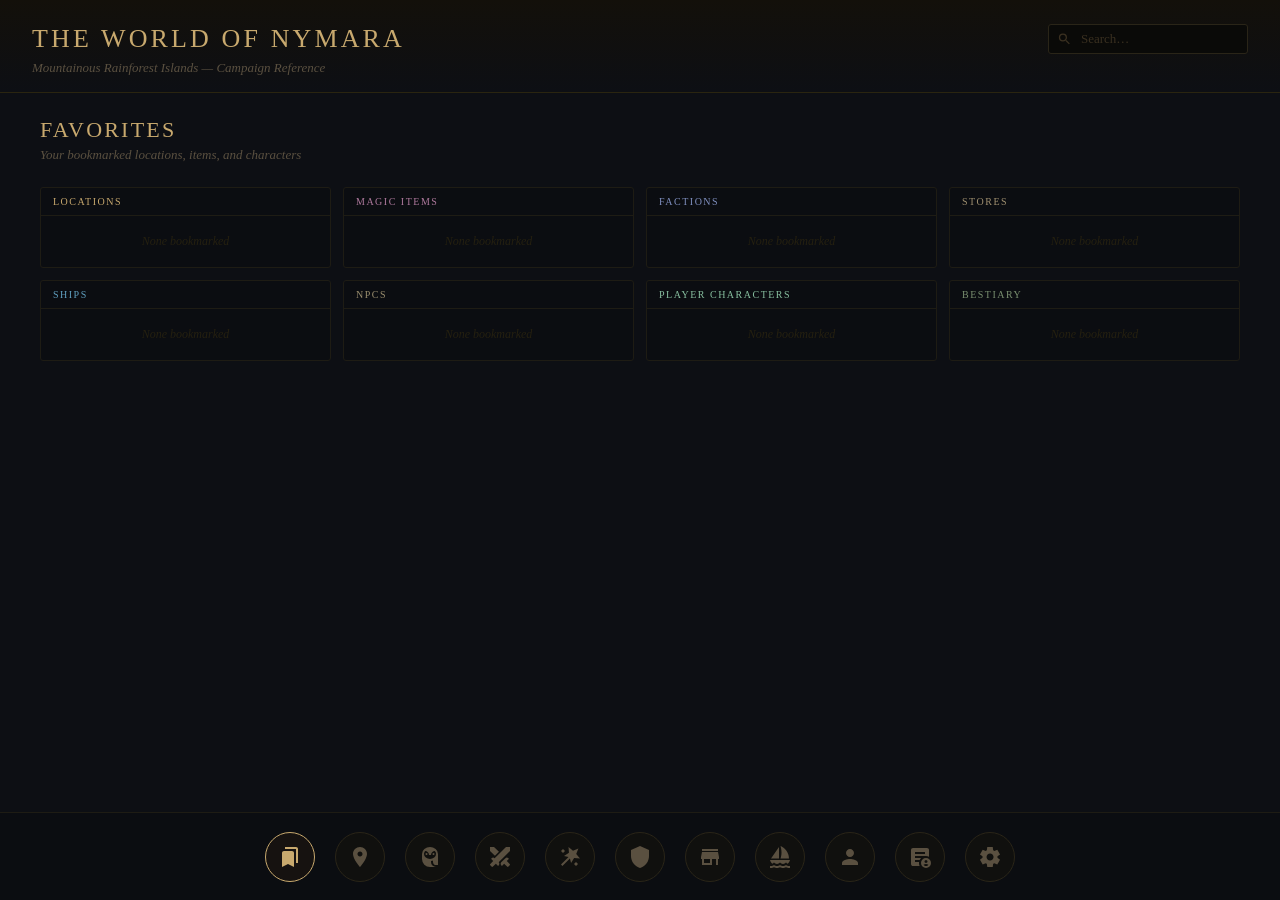
<file: index.html>
<!DOCTYPE html>
<html lang="en">
<head>
  <meta charset="UTF-8">
  <meta name="viewport" content="width=device-width, initial-scale=1.0">
  <title>The World of Nymara</title>
  <link rel="stylesheet" href="style.css">
</head>
<body>
  <div id="app">
    <header id="header">
      <div>
        <h1>The World of Nymara</h1>
        <span id="location-count"></span>
      </div>
      <p class="subtitle">Mountainous Rainforest Islands — Campaign Reference</p>
    </header>
    <div id="layout">
      <aside id="sidebar">
        <p class="sidebar-label">Locations</p>
        <div id="city-list"></div>
        <div id="custom-list-section" style="display:none">
          <div class="sidebar-divider"></div>
          <p class="sidebar-label">Custom</p>
          <div id="custom-list"></div>
        </div>
        <div class="sidebar-add">
          <button id="btn-add-location" class="btn-add">+ Add Location</button>
        </div>
      </aside>
      <main id="main-content"></main>
    </div>
  </div>

  <!-- Mobile sidebar backdrop -->
  <div id="sidebar-backdrop"></div>

  <!-- Bottom Hotbar -->
  <div id="hotbar">
    <button id="hotbar-home" class="hotbar-btn" data-page="home">
      <svg xmlns="http://www.w3.org/2000/svg" height="24px" viewBox="0 -960 960 960" width="24px" fill="currentColor"><path d="M160-80v-560q0-33 23.5-56.5T240-720h320q33 0 56.5 23.5T640-640v560L400-200 160-80Zm560-160v-560H280v-80h440q33 0 56.5 23.5T800-800v560h-80Z"/></svg>
    </button>
    <button id="hotbar-locations" class="hotbar-btn" data-page="locations">
      <svg viewBox="0 0 24 24" fill="currentColor"><path d="M12 2C8.13 2 5 5.13 5 9c0 5.25 7 13 7 13s7-7.75 7-13c0-3.87-3.13-7-7-7zm0 9.5c-1.38 0-2.5-1.12-2.5-2.5s1.12-2.5 2.5-2.5 2.5 1.12 2.5 2.5-1.12 2.5-2.5 2.5z"/></svg>
    </button>
    <button id="hotbar-bestiary" class="hotbar-btn" data-page="bestiary">
      <svg xmlns="http://www.w3.org/2000/svg" height="24px" viewBox="0 -960 960 960" width="24px" fill="currentColor"><path d="M480-400q95 0 167.5-55.5T720-600q0-35-12-65.5T674-720q-64 2-109 48t-45 112h-80q0-66-45-111t-109-48q-22 24-34 54t-12 65q0 89 72.5 144.5T480-400ZM311.5-571.5Q300-583 300-600t11.5-28.5Q323-640 340-640t28.5 11.5Q380-617 380-600t-11.5 28.5Q357-560 340-560t-28.5-11.5Zm280 0Q580-583 580-600t11.5-28.5Q603-640 620-640t28.5 11.5Q660-617 660-600t-11.5 28.5Q637-560 620-560t-28.5-11.5ZM480-80q-134 0-227-93t-93-227v-200q0-122 96-201t224-79q128 0 224 79t96 201v440h-80q-50 0-85-35t-35-85v-60q-20 7-40 11.5t-40 6.5v42q0 83 58.5 141.5T720-80H480Z"/></svg>
    </button>
    <button id="hotbar-combat" class="hotbar-btn" data-page="combat">
      <svg xmlns="http://www.w3.org/2000/svg" height="24px" viewBox="0 -960 960 960" width="24px" fill="currentColor"><path d="M762-96 645-212l-88 88-28-28q-23-23-23-57t23-57l169-169q23-23 57-23t57 23l28 28-88 88 116 117q12 12 12 28t-12 28l-50 50q-12 12-28 12t-28-12Zm118-628L426-270l5 4q23 23 23 57t-23 57l-28 28-88-88L198-96q-12 12-28 12t-28-12l-50-50q-12-12-12-28t12-28l116-117-88-88 28-28q23-23 57-23t57 23l4 5 454-454h160v160ZM278-526 80-724v-160h160l198 198-160 160Z"/></svg>
    </button>
    <button id="hotbar-magicItems" class="hotbar-btn" data-page="magicItems">
      <svg xmlns="http://www.w3.org/2000/svg" height="24px" viewBox="0 -960 960 960" width="24px" fill="currentColor"><path d="m176-120-56-56 301-302-181-45 198-123-17-234 179 151 216-88-87 217 151 178-234-16-124 198-45-181-301 301Zm24-520-80-80 80-80 80 80-80 80Zm520 520-80-80 80-80 80 80-80 80Z"/></svg>
    </button>
    <button id="hotbar-factions" class="hotbar-btn" data-page="factions">
      <svg viewBox="0 0 24 24" fill="currentColor"><path d="M12 1L3 5v6c0 5.55 3.84 10.74 9 12 5.16-1.26 9-6.45 9-12V5l-9-4z"/></svg>
    </button>
    <button id="hotbar-stores" class="hotbar-btn" data-page="stores">
      <svg xmlns="http://www.w3.org/2000/svg" height="24px" viewBox="0 -960 960 960" width="24px" fill="currentColor"><path d="M160-720v-80h640v80H160Zm0 560v-240h-40v-80l40-200h640l40 200v80h-40v240h-80v-240H560v240H160Zm80-80h240v-160H240v160Z"/></svg>
    </button>
    <button id="hotbar-ships" class="hotbar-btn" data-page="ships">
      <svg xmlns="http://www.w3.org/2000/svg" height="24px" viewBox="0 -960 960 960" width="24px" fill="currentColor"><path d="m120-420 320-460v460H120Zm380 0q12-28 26-98t14-142q0-72-13.5-148T500-920q61 18 121.5 67t109 117q48.5 68 79 149.5T840-420H500ZM360-200q-36 0-67-17t-53-43q-14 15-30.5 28T173-211q-35-26-59.5-64.5T80-360h800q-9 46-33.5 84.5T787-211q-20-8-36.5-21T720-260q-23 26-53.5 43T600-200q-36 0-67-17t-53-43q-22 26-53 43t-67 17ZM80-40v-80h40q32 0 62.5-10t57.5-30q27 20 57.5 29.5T360-121q32 0 62-9.5t58-29.5q27 20 57.5 29.5T600-121q32 0 62-9.5t58-29.5q28 20 58 30t62 10h40v80h-40q-31 0-61-7.5T720-70q-29 15-59 22.5T600-40q-31 0-61-7.5T480-70q-29 15-59 22.5T360-40q-31 0-61-7.5T240-70q-29 15-59 22.5T120-40H80Z"/></svg>
    </button>
    <button id="hotbar-npcs" class="hotbar-btn" data-page="npcs">
      <svg viewBox="0 0 24 24" fill="currentColor"><path d="M12 12c2.21 0 4-1.79 4-4s-1.79-4-4-4-4 1.79-4 4 1.79 4 4 4zm0 2c-2.67 0-8 1.34-8 4v2h16v-2c0-2.66-5.33-4-8-4z"/></svg>
    </button>
    <button id="hotbar-pcs" class="hotbar-btn" data-page="pcs">
      <svg xmlns="http://www.w3.org/2000/svg" height="24px" viewBox="0 -960 960 960" width="24px" fill="currentColor"><path d="M720-40q-83 0-141.5-58.5T520-240q0-83 58.5-141.5T720-440q83 0 141.5 58.5T920-240q0 83-58.5 141.5T720-40ZM280-600h400v-80H280v80Zm187 480H200q-33 0-56.5-23.5T120-200v-560q0-33 23.5-56.5T200-840h560q33 0 56.5 23.5T840-760v268q-29-14-58.5-21t-61.5-7q-11 0-20.5.5T680-517v-3H280v80h245q-18 17-32.5 37T467-360H280v80h163q-2 10-2.5 19.5T440-240q0 33 6 61.5t21 58.5Zm295.5-137.5Q780-275 780-300t-17.5-42.5Q745-360 720-360t-42.5 17.5Q660-325 660-300t17.5 42.5Q695-240 720-240t42.5-17.5ZM776-134q26-14 43-39-23-14-48-20.5t-51-6.5q-26 0-51 6.5T621-173q17 25 43 39t56 14q30 0 56-14Z"/></svg>
    </button>
    <button id="hotbar-settings" class="hotbar-btn" data-page="settings">
      <svg xmlns="http://www.w3.org/2000/svg" height="24px" viewBox="0 -960 960 960" width="24px" fill="currentColor"><path d="m370-80-16-128q-13-5-24.5-12T307-235l-119 50L78-375l103-78q-1-7-1-13.5v-27q0-6.5 1-13.5L78-585l110-190 119 50q11-8 23-15t24-12l16-128h220l16 128q13 5 24.5 12t22.5 15l119-50 110 190-103 78q1 7 1 13.5v27q0 6.5-2 13.5l103 78-110 190-118-50q-11 8-23 15t-24 12L590-80H370Zm112-260q58 0 99-41t41-99q0-58-41-99t-99-41q-59 0-99.5 41T342-480q0 58 40.5 99t99.5 41Z"/></svg>
    </button>
  </div>

  <!-- New Location Popup -->
  <div id="popup-overlay" class="popup-overlay hidden">
    <div class="popup-card" onclick="event.stopPropagation()">
      <p class="popup-label">Add to Atlas</p>
      <h3 class="popup-title">New Location</h3>
      <p class="popup-desc">What type of location is this?</p>
      <div class="popup-options">
        <button onclick="addCustomLocation('city')" class="popup-option">
          <div class="popup-option-title" style="color:#c8a96e">City / Town / Village</div>
          <div class="popup-option-desc">A settlement with population, shops, factions & lore</div>
        </button>
        <button onclick="addCustomLocation('landmark')" class="popup-option">
          <div class="popup-option-title" style="color:#b07a9e">Landmark / Ruin</div>
          <div class="popup-option-desc">A named place of historical or environmental significance</div>
        </button>
        <button onclick="addCustomLocation('dungeon')" class="popup-option">
          <div class="popup-option-title" style="color:#7a6090">Dungeon</div>
          <div class="popup-option-desc">A dangerous location for adventure — cave, fortress, temple</div>
        </button>
      </div>
      <button onclick="closePopup()" class="popup-cancel">Cancel</button>
    </div>
  </div>

  <script src="data.js"></script>
  <script src="app.js"></script>
</body>
</html>
</file>
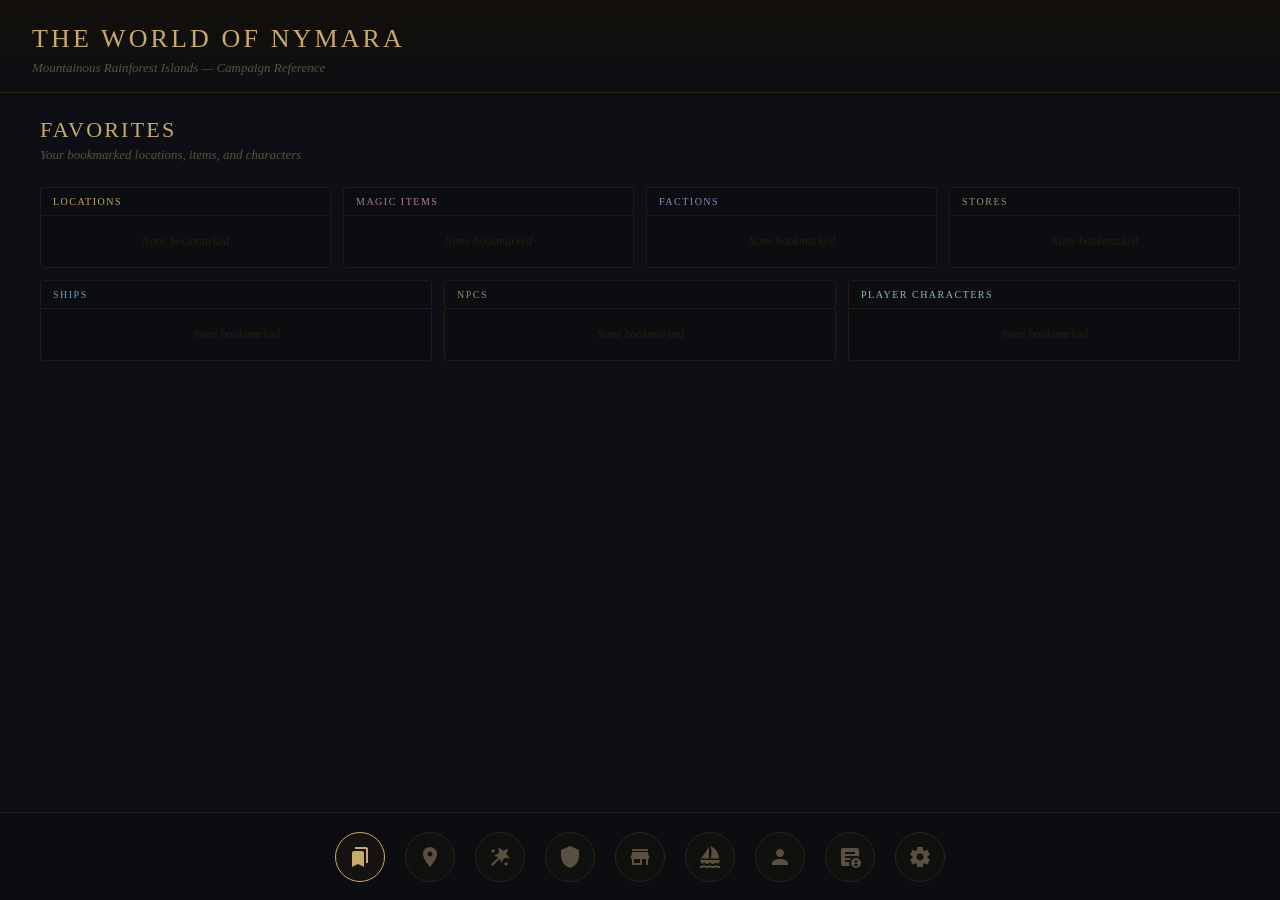
<file: HTML/index.html>
<!DOCTYPE html>
<html lang="en">
<head>
  <meta charset="UTF-8">
  <meta name="viewport" content="width=device-width, initial-scale=1.0">
  <title>The World of Nymara</title>
  <link rel="stylesheet" href="../Styles/style.css">
</head>
<body>
  <div id="app">
    <header id="header">
      <div>
        <h1>The World of Nymara</h1>
        <span id="location-count"></span>
      </div>
      <p class="subtitle">Mountainous Rainforest Islands — Campaign Reference</p>
    </header>
    <div id="layout">
      <aside id="sidebar">
        <p class="sidebar-label">Locations</p>
        <div id="city-list"></div>
        <div id="custom-list-section" style="display:none">
          <div class="sidebar-divider"></div>
          <p class="sidebar-label">Custom</p>
          <div id="custom-list"></div>
        </div>
        <div class="sidebar-add">
          <button id="btn-add-location" class="btn-add">+ Add Location</button>
        </div>
      </aside>
      <main id="main-content"></main>
    </div>
  </div>

  <!-- Bottom Hotbar -->
  <div id="hotbar">
    <button id="hotbar-home" class="hotbar-btn" data-page="home">
      <svg xmlns="http://www.w3.org/2000/svg" height="24px" viewBox="0 -960 960 960" width="24px" fill="currentColor"><path d="M160-80v-560q0-33 23.5-56.5T240-720h320q33 0 56.5 23.5T640-640v560L400-200 160-80Zm560-160v-560H280v-80h440q33 0 56.5 23.5T800-800v560h-80Z"/></svg>
    </button>
    <button id="hotbar-locations" class="hotbar-btn" data-page="locations">
      <svg viewBox="0 0 24 24" fill="currentColor"><path d="M12 2C8.13 2 5 5.13 5 9c0 5.25 7 13 7 13s7-7.75 7-13c0-3.87-3.13-7-7-7zm0 9.5c-1.38 0-2.5-1.12-2.5-2.5s1.12-2.5 2.5-2.5 2.5 1.12 2.5 2.5-1.12 2.5-2.5 2.5z"/></svg>
    </button>
    <button id="hotbar-magicItems" class="hotbar-btn" data-page="magicItems">
      <svg xmlns="http://www.w3.org/2000/svg" height="24px" viewBox="0 -960 960 960" width="24px" fill="currentColor"><path d="m176-120-56-56 301-302-181-45 198-123-17-234 179 151 216-88-87 217 151 178-234-16-124 198-45-181-301 301Zm24-520-80-80 80-80 80 80-80 80Zm520 520-80-80 80-80 80 80-80 80Z"/></svg>
    </button>
    <button id="hotbar-factions" class="hotbar-btn" data-page="factions">
      <svg viewBox="0 0 24 24" fill="currentColor"><path d="M12 1L3 5v6c0 5.55 3.84 10.74 9 12 5.16-1.26 9-6.45 9-12V5l-9-4z"/></svg>
    </button>
    <button id="hotbar-stores" class="hotbar-btn" data-page="stores">
      <svg xmlns="http://www.w3.org/2000/svg" height="24px" viewBox="0 -960 960 960" width="24px" fill="currentColor"><path d="M160-720v-80h640v80H160Zm0 560v-240h-40v-80l40-200h640l40 200v80h-40v240h-80v-240H560v240H160Zm80-80h240v-160H240v160Z"/></svg>
    </button>
    <button id="hotbar-ships" class="hotbar-btn" data-page="ships">
      <svg xmlns="http://www.w3.org/2000/svg" height="24px" viewBox="0 -960 960 960" width="24px" fill="currentColor"><path d="m120-420 320-460v460H120Zm380 0q12-28 26-98t14-142q0-72-13.5-148T500-920q61 18 121.5 67t109 117q48.5 68 79 149.5T840-420H500ZM360-200q-36 0-67-17t-53-43q-14 15-30.5 28T173-211q-35-26-59.5-64.5T80-360h800q-9 46-33.5 84.5T787-211q-20-8-36.5-21T720-260q-23 26-53.5 43T600-200q-36 0-67-17t-53-43q-22 26-53 43t-67 17ZM80-40v-80h40q32 0 62.5-10t57.5-30q27 20 57.5 29.5T360-121q32 0 62-9.5t58-29.5q27 20 57.5 29.5T600-121q32 0 62-9.5t58-29.5q28 20 58 30t62 10h40v80h-40q-31 0-61-7.5T720-70q-29 15-59 22.5T600-40q-31 0-61-7.5T480-70q-29 15-59 22.5T360-40q-31 0-61-7.5T240-70q-29 15-59 22.5T120-40H80Z"/></svg>
    </button>
    <button id="hotbar-npcs" class="hotbar-btn" data-page="npcs">
      <svg viewBox="0 0 24 24" fill="currentColor"><path d="M12 12c2.21 0 4-1.79 4-4s-1.79-4-4-4-4 1.79-4 4 1.79 4 4 4zm0 2c-2.67 0-8 1.34-8 4v2h16v-2c0-2.66-5.33-4-8-4z"/></svg>
    </button>
    <button id="hotbar-pcs" class="hotbar-btn" data-page="pcs">
      <svg xmlns="http://www.w3.org/2000/svg" height="24px" viewBox="0 -960 960 960" width="24px" fill="currentColor"><path d="M720-40q-83 0-141.5-58.5T520-240q0-83 58.5-141.5T720-440q83 0 141.5 58.5T920-240q0 83-58.5 141.5T720-40ZM280-600h400v-80H280v80Zm187 480H200q-33 0-56.5-23.5T120-200v-560q0-33 23.5-56.5T200-840h560q33 0 56.5 23.5T840-760v268q-29-14-58.5-21t-61.5-7q-11 0-20.5.5T680-517v-3H280v80h245q-18 17-32.5 37T467-360H280v80h163q-2 10-2.5 19.5T440-240q0 33 6 61.5t21 58.5Zm295.5-137.5Q780-275 780-300t-17.5-42.5Q745-360 720-360t-42.5 17.5Q660-325 660-300t17.5 42.5Q695-240 720-240t42.5-17.5ZM776-134q26-14 43-39-23-14-48-20.5t-51-6.5q-26 0-51 6.5T621-173q17 25 43 39t56 14q30 0 56-14Z"/></svg>
    </button>
    <button id="hotbar-settings" class="hotbar-btn" data-page="settings">
      <svg xmlns="http://www.w3.org/2000/svg" height="24px" viewBox="0 -960 960 960" width="24px" fill="currentColor"><path d="m370-80-16-128q-13-5-24.5-12T307-235l-119 50L78-375l103-78q-1-7-1-13.5v-27q0-6.5 1-13.5L78-585l110-190 119 50q11-8 23-15t24-12l16-128h220l16 128q13 5 24.5 12t22.5 15l119-50 110 190-103 78q1 7 1 13.5v27q0 6.5-2 13.5l103 78-110 190-118-50q-11 8-23 15t-24 12L590-80H370Zm112-260q58 0 99-41t41-99q0-58-41-99t-99-41q-59 0-99.5 41T342-480q0 58 40.5 99t99.5 41Z"/></svg>
    </button>
  </div>

  <!-- New Location Popup -->
  <div id="popup-overlay" class="popup-overlay hidden">
    <div class="popup-card" onclick="event.stopPropagation()">
      <p class="popup-label">Add to Atlas</p>
      <h3 class="popup-title">New Location</h3>
      <p class="popup-desc">What type of location is this?</p>
      <div class="popup-options">
        <button onclick="addCustomLocation('city')" class="popup-option">
          <div class="popup-option-title" style="color:#c8a96e">City / Town / Village</div>
          <div class="popup-option-desc">A settlement with population, shops, factions & lore</div>
        </button>
        <button onclick="addCustomLocation('landmark')" class="popup-option">
          <div class="popup-option-title" style="color:#b07a9e">Landmark / Ruin</div>
          <div class="popup-option-desc">A named place of historical or environmental significance</div>
        </button>
        <button onclick="addCustomLocation('dungeon')" class="popup-option">
          <div class="popup-option-title" style="color:#7a6090">Dungeon</div>
          <div class="popup-option-desc">A dangerous location for adventure — cave, fortress, temple</div>
        </button>
      </div>
      <button onclick="closePopup()" class="popup-cancel">Cancel</button>
    </div>
  </div>

  <script src="../Scripts/data.js"></script>
  <script src="../Scripts/app.js"></script>
</body>
</html>
</file>
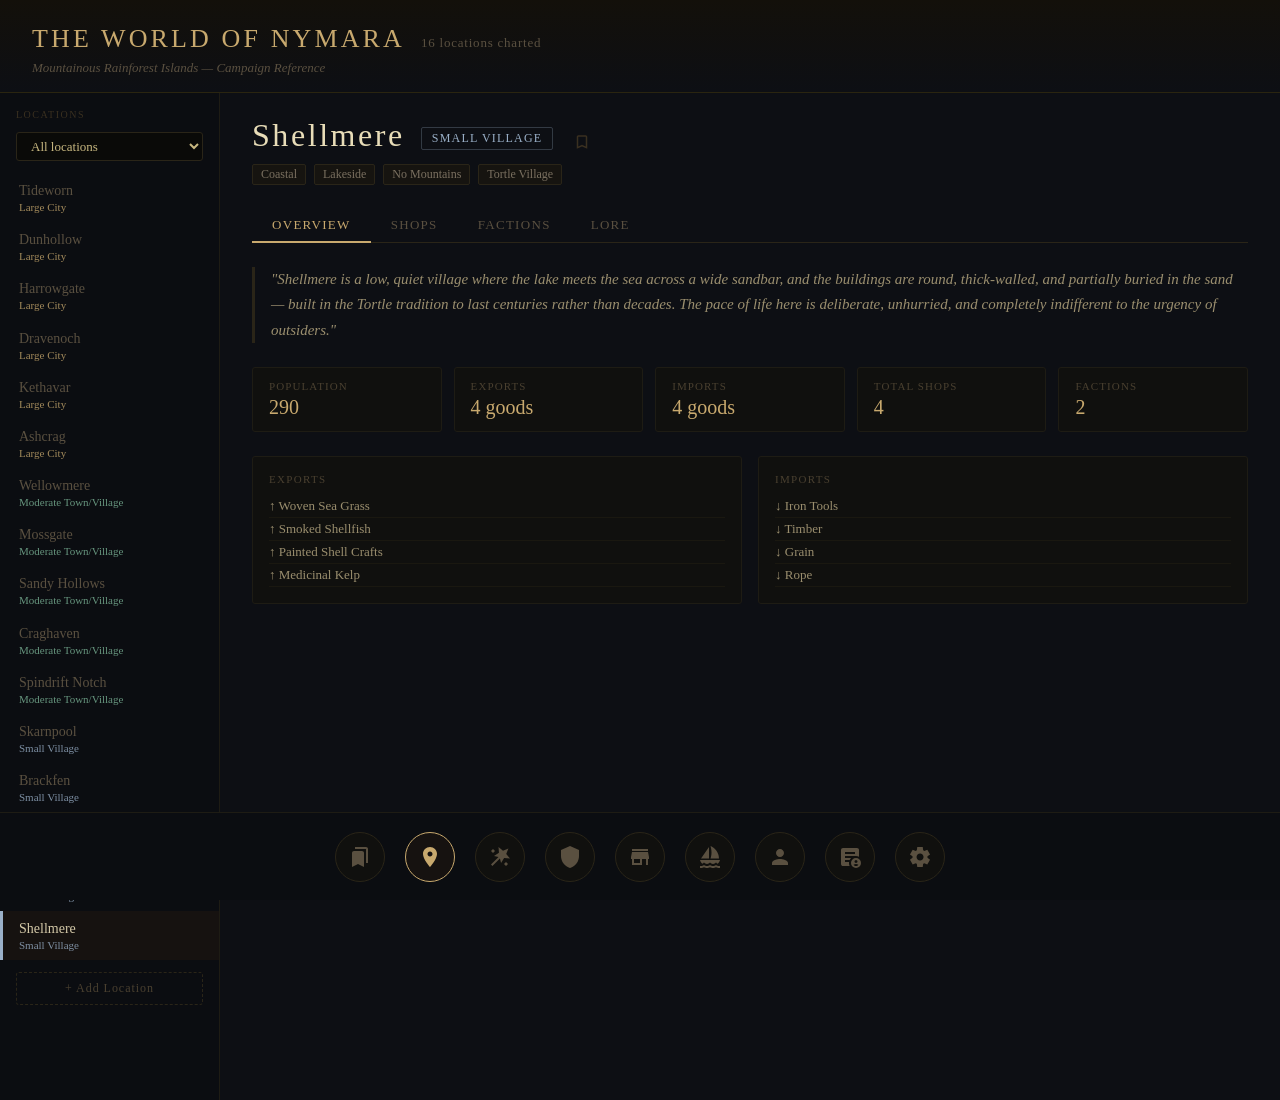
<file: New folder (2)/index.html>
<!DOCTYPE html>
<html lang="en">
<head>
  <meta charset="UTF-8">
  <meta name="viewport" content="width=device-width, initial-scale=1.0">
  <title>The World of Nymara</title>
  <link rel="stylesheet" href="style.css">
</head>
<body>
  <div id="app">
    <header id="header">
      <div>
        <h1>The World of Nymara</h1>
        <span id="location-count"></span>
      </div>
      <p class="subtitle">Mountainous Rainforest Islands — Campaign Reference</p>
    </header>
    <div id="layout">
      <aside id="sidebar">
        <p class="sidebar-label">Locations</p>
        <div id="city-list"></div>
        <div id="custom-list-section" style="display:none">
          <div class="sidebar-divider"></div>
          <p class="sidebar-label">Custom</p>
          <div id="custom-list"></div>
        </div>
        <div class="sidebar-add">
          <button id="btn-add-location" class="btn-add">+ Add Location</button>
        </div>
      </aside>
      <main id="main-content"></main>
    </div>
  </div>

  <!-- Bottom Hotbar -->
  <div id="hotbar">
    <button id="hotbar-home" class="hotbar-btn" data-page="home">
      <svg xmlns="http://www.w3.org/2000/svg" height="24px" viewBox="0 -960 960 960" width="24px" fill="currentColor"><path d="M160-80v-560q0-33 23.5-56.5T240-720h320q33 0 56.5 23.5T640-640v560L400-200 160-80Zm560-160v-560H280v-80h440q33 0 56.5 23.5T800-800v560h-80Z"/></svg>
    </button>
    <button id="hotbar-locations" class="hotbar-btn" data-page="locations">
      <svg viewBox="0 0 24 24" fill="currentColor"><path d="M12 2C8.13 2 5 5.13 5 9c0 5.25 7 13 7 13s7-7.75 7-13c0-3.87-3.13-7-7-7zm0 9.5c-1.38 0-2.5-1.12-2.5-2.5s1.12-2.5 2.5-2.5 2.5 1.12 2.5 2.5-1.12 2.5-2.5 2.5z"/></svg>
    </button>
    <button id="hotbar-magicItems" class="hotbar-btn" data-page="magicItems">
      <svg xmlns="http://www.w3.org/2000/svg" height="24px" viewBox="0 -960 960 960" width="24px" fill="currentColor"><path d="m176-120-56-56 301-302-181-45 198-123-17-234 179 151 216-88-87 217 151 178-234-16-124 198-45-181-301 301Zm24-520-80-80 80-80 80 80-80 80Zm520 520-80-80 80-80 80 80-80 80Z"/></svg>
    </button>
    <button id="hotbar-factions" class="hotbar-btn" data-page="factions">
      <svg viewBox="0 0 24 24" fill="currentColor"><path d="M12 1L3 5v6c0 5.55 3.84 10.74 9 12 5.16-1.26 9-6.45 9-12V5l-9-4z"/></svg>
    </button>
    <button id="hotbar-stores" class="hotbar-btn" data-page="stores">
      <svg xmlns="http://www.w3.org/2000/svg" height="24px" viewBox="0 -960 960 960" width="24px" fill="currentColor"><path d="M160-720v-80h640v80H160Zm0 560v-240h-40v-80l40-200h640l40 200v80h-40v240h-80v-240H560v240H160Zm80-80h240v-160H240v160Z"/></svg>
    </button>
    <button id="hotbar-ships" class="hotbar-btn" data-page="ships">
      <svg xmlns="http://www.w3.org/2000/svg" height="24px" viewBox="0 -960 960 960" width="24px" fill="currentColor"><path d="m120-420 320-460v460H120Zm380 0q12-28 26-98t14-142q0-72-13.5-148T500-920q61 18 121.5 67t109 117q48.5 68 79 149.5T840-420H500ZM360-200q-36 0-67-17t-53-43q-14 15-30.5 28T173-211q-35-26-59.5-64.5T80-360h800q-9 46-33.5 84.5T787-211q-20-8-36.5-21T720-260q-23 26-53.5 43T600-200q-36 0-67-17t-53-43q-22 26-53 43t-67 17ZM80-40v-80h40q32 0 62.5-10t57.5-30q27 20 57.5 29.5T360-121q32 0 62-9.5t58-29.5q27 20 57.5 29.5T600-121q32 0 62-9.5t58-29.5q28 20 58 30t62 10h40v80h-40q-31 0-61-7.5T720-70q-29 15-59 22.5T600-40q-31 0-61-7.5T480-70q-29 15-59 22.5T360-40q-31 0-61-7.5T240-70q-29 15-59 22.5T120-40H80Z"/></svg>
    </button>
    <button id="hotbar-npcs" class="hotbar-btn" data-page="npcs">
      <svg viewBox="0 0 24 24" fill="currentColor"><path d="M12 12c2.21 0 4-1.79 4-4s-1.79-4-4-4-4 1.79-4 4 1.79 4 4 4zm0 2c-2.67 0-8 1.34-8 4v2h16v-2c0-2.66-5.33-4-8-4z"/></svg>
    </button>
    <button id="hotbar-pcs" class="hotbar-btn" data-page="pcs">
      <svg xmlns="http://www.w3.org/2000/svg" height="24px" viewBox="0 -960 960 960" width="24px" fill="currentColor"><path d="M720-40q-83 0-141.5-58.5T520-240q0-83 58.5-141.5T720-440q83 0 141.5 58.5T920-240q0 83-58.5 141.5T720-40ZM280-600h400v-80H280v80Zm187 480H200q-33 0-56.5-23.5T120-200v-560q0-33 23.5-56.5T200-840h560q33 0 56.5 23.5T840-760v268q-29-14-58.5-21t-61.5-7q-11 0-20.5.5T680-517v-3H280v80h245q-18 17-32.5 37T467-360H280v80h163q-2 10-2.5 19.5T440-240q0 33 6 61.5t21 58.5Zm295.5-137.5Q780-275 780-300t-17.5-42.5Q745-360 720-360t-42.5 17.5Q660-325 660-300t17.5 42.5Q695-240 720-240t42.5-17.5ZM776-134q26-14 43-39-23-14-48-20.5t-51-6.5q-26 0-51 6.5T621-173q17 25 43 39t56 14q30 0 56-14Z"/></svg>
    </button>
    <button id="hotbar-settings" class="hotbar-btn" data-page="settings">
      <svg xmlns="http://www.w3.org/2000/svg" height="24px" viewBox="0 -960 960 960" width="24px" fill="currentColor"><path d="m370-80-16-128q-13-5-24.5-12T307-235l-119 50L78-375l103-78q-1-7-1-13.5v-27q0-6.5 1-13.5L78-585l110-190 119 50q11-8 23-15t24-12l16-128h220l16 128q13 5 24.5 12t22.5 15l119-50 110 190-103 78q1 7 1 13.5v27q0 6.5-2 13.5l103 78-110 190-118-50q-11 8-23 15t-24 12L590-80H370Zm112-260q58 0 99-41t41-99q0-58-41-99t-99-41q-59 0-99.5 41T342-480q0 58 40.5 99t99.5 41Z"/></svg>
    </button>
  </div>

  <!-- New Location Popup -->
  <div id="popup-overlay" class="popup-overlay hidden">
    <div class="popup-card" onclick="event.stopPropagation()">
      <p class="popup-label">Add to Atlas</p>
      <h3 class="popup-title">New Location</h3>
      <p class="popup-desc">What type of location is this?</p>
      <div class="popup-options">
        <button onclick="addCustomLocation('city')" class="popup-option">
          <div class="popup-option-title" style="color:#c8a96e">City / Town / Village</div>
          <div class="popup-option-desc">A settlement with population, shops, factions & lore</div>
        </button>
        <button onclick="addCustomLocation('landmark')" class="popup-option">
          <div class="popup-option-title" style="color:#b07a9e">Landmark / Ruin</div>
          <div class="popup-option-desc">A named place of historical or environmental significance</div>
        </button>
        <button onclick="addCustomLocation('dungeon')" class="popup-option">
          <div class="popup-option-title" style="color:#7a6090">Dungeon</div>
          <div class="popup-option-desc">A dangerous location for adventure — cave, fortress, temple</div>
        </button>
      </div>
      <button onclick="closePopup()" class="popup-cancel">Cancel</button>
    </div>
  </div>

  <script src="data.js"></script>
  <script src="app.js"></script>
</body>
</html>
</file>
<file: style.css>
* { margin: 0; padding: 0; box-sizing: border-box; }

body {
  background: #0d0f14;
  color: #d4c9a8;
  font-family: 'Palatino Linotype', 'Book Antiqua', Palatino, 'Georgia', serif;
  min-height: 100vh;
}

#app { display: flex; flex-direction: column; min-height: 100vh; }

/* ── Header ─────────────────────────────────────────── */
#header {
  border-bottom: 1px solid #2a2510;
  padding: 1.5rem 2rem 1rem;
  background: linear-gradient(180deg, #13100a 0%, #0d0f14 100%);
}
#header > div { display: flex; align-items: center; justify-content: space-between; gap: 1rem; }
.header-title-group { display: flex; align-items: center; gap: 1rem; }
#header h1 {
  font-size: 26px; font-weight: normal; letter-spacing: 0.12em;
  color: #c8a96e; text-transform: uppercase;
}
#location-count { font-size: 13px; color: #5a5040; letter-spacing: 0.06em; }
.subtitle { margin-top: 0.4rem; font-size: 13px; color: #5a5040; font-style: italic; }

/* ── Layout ─────────────────────────────────────────── */
#layout { display: flex; flex: 1; }

/* ── Sidebar ────────────────────────────────────────── */
#sidebar {
  width: 220px; min-width: 220px; border-right: 1px solid #1e1c14;
  padding: 1rem 0 95px; background: #0b0d11; overflow-y: auto;
  display: flex; flex-direction: column;
}
.sidebar-label {
  font-size: 10px; letter-spacing: 0.15em; color: #3a3020;
  text-transform: uppercase; padding: 0 1rem; margin-bottom: 0.75rem;
}
.sidebar-divider { border-top: 1px solid #1e1c14; margin-top: 0.5rem; padding-top: 0.5rem; }
.sidebar-btn {
  width: 100%; background: transparent; border: none; border-left: 3px solid transparent;
  padding: 0.6rem 1rem; text-align: left; cursor: pointer;
  color: #5a5040; font-family: inherit; font-size: 14px; transition: all 0.15s;
}
.sidebar-btn:hover { color: #9a8e6e; }
.sidebar-btn.active { background: #161210; color: #d4c9a8; }
.sidebar-btn .size-label { font-size: 11px; margin-top: 2px; opacity: 0.8; }
.sidebar-add { padding: 0.75rem 1rem 0; margin-top: auto; }
.btn-add {
  width: 100%; background: none; border: 1px dashed #2a2518; border-radius: 3px;
  color: #4a4030; font-family: inherit; font-size: 12px; letter-spacing: 0.08em;
  padding: 0.5rem; cursor: pointer; transition: all 0.15s;
}
.btn-add:hover { border-color: #5a5030; color: #7a7050; }

/* ── Main ───────────────────────────────────────────── */
#main-content { flex: 1; padding: 1.5rem 2rem 7rem; overflow-y: auto; }

/* ── City header ────────────────────────────────────── */
.city-header { margin-bottom: 1.5rem; }
.city-header-row { display: flex; align-items: flex-end; gap: 1rem; flex-wrap: wrap; }
.city-name { font-size: 32px; font-weight: normal; color: #e8ddb8; letter-spacing: 0.08em; }
.city-name-input {
  background: transparent; border: none; border-bottom: 1px solid #3a3020;
  outline: none; color: #e8ddb8; font-family: inherit; font-size: 28px;
  width: 100%; padding: 0 0 4px; margin-bottom: 0.5rem;
}
.size-badge {
  font-size: 12px; padding: 3px 10px; border-radius: 2px;
  letter-spacing: 0.1em; text-transform: uppercase; margin-bottom: 4px;
}
.traits-row { display: flex; gap: 8px; flex-wrap: wrap; margin-top: 0.6rem; }
.trait-tag {
  font-size: 12px; color: #7a7060; background: #161410;
  padding: 2px 8px; border-radius: 2px; border: 1px solid #2a2518;
}

/* ── Tabs ───────────────────────────────────────────── */
.tabs { display: flex; border-bottom: 1px solid #2a2518; margin-bottom: 1.5rem; }
.tab-btn {
  background: none; border: none; border-bottom: 2px solid transparent;
  color: #5a5040; font-family: inherit; font-size: 13px; letter-spacing: 0.1em;
  text-transform: uppercase; padding: 0.5rem 1.25rem; cursor: pointer;
  margin-bottom: -1px; transition: color 0.15s;
}
.tab-btn:hover { color: #9a8e6e; }
.tab-btn.active { border-bottom-color: #c8a96e; color: #c8a96e; }

/* ── Stat boxes ─────────────────────────────────────── */
.stat-grid { display: grid; grid-template-columns: repeat(auto-fit, minmax(160px, 1fr)); gap: 12px; margin-bottom: 1.5rem; }
.stat-box {
  background: #10100e; border: 1px solid #1e1c14; border-radius: 3px; padding: 0.75rem 1rem;
}
.stat-label {
  font-size: 11px; letter-spacing: 0.1em; text-transform: uppercase;
  color: #4a4030; margin-bottom: 4px;
}
.stat-val { font-size: 20px; color: #c8a96e; }

/* ── Flavor quote ───────────────────────────────────── */
.flavor-quote {
  font-size: 15px; font-style: italic; color: #9a8e6e; line-height: 1.7;
  border-left: 3px solid #2a2518; padding-left: 1rem; margin-bottom: 1.5rem;
}

/* ── Content boxes ──────────────────────────────────── */
.box { background: #10100e; border: 1px solid #1e1c14; border-radius: 3px; padding: 1rem; }
.box-label {
  font-size: 11px; letter-spacing: 0.12em; text-transform: uppercase;
  color: #4a4030; margin-bottom: 0.6rem;
}
.box-grid { display: grid; grid-template-columns: 1fr 1fr; gap: 1rem; }
.list-item { font-size: 13px; color: #9a8e6e; padding: 3px 0; border-bottom: 1px solid #1a1810; }

/* ── Shop/Faction cards grid ────────────────────────── */
.card-grid { display: grid; grid-template-columns: repeat(auto-fill, minmax(220px, 1fr)); gap: 8px; }
.card-btn {
  display: flex; justify-content: space-between; align-items: center;
  padding: 8px 12px; background: #10100e; border: 1px solid #1e1c14;
  border-radius: 3px; cursor: pointer; text-align: left; width: 100%;
  font-family: inherit; transition: background 0.15s;
}
.card-btn:hover { background: #161410; }
.card-btn .card-name { font-size: 13px; color: #a09070; }
.card-btn .card-count { font-size: 16px; font-weight: bold; color: #c8a96e; min-width: 24px; text-align: right; }
.card-btn .dot { margin-left: 6px; font-size: 10px; color: #5a5030; }
.card-btn.has-note { border-color: #3a3020; }
.footer-note { font-size: 12px; color: #3a3020; margin-top: 1rem; font-style: italic; }
.fav-btn {
  background: none; border: none; cursor: pointer; padding: 3px 4px;
  color: #3a3020; display: flex; align-items: center; flex-shrink: 0;
  line-height: 1; border-radius: 2px; transition: color 0.15s;
}
.fav-btn:hover { color: #c8a96e; }
.fav-btn.fav-active { color: #c8a96e; }

/* ── Faction card colors ────────────────────────────── */
.faction-danger { background: #3a1a1a; border-color: #6b2f2f; }
.faction-danger .card-name, .faction-danger .card-count { color: #e07070; }
.faction-warning { background: #2e2410; border-color: #6b5020; }
.faction-warning .card-name, .faction-warning .card-count { color: #d4a550; }
.faction-neutral { background: #1a1e2e; border-color: #2e3a5e; }
.faction-neutral .card-name, .faction-neutral .card-count { color: #8090c0; }
.faction-nature { background: #162213; border-color: #2a4a30; }
.faction-nature .card-name, .faction-nature .card-count { color: #5db87a; }
.faction-arcane { background: #1e1530; border-color: #3d2870; }
.faction-arcane .card-name, .faction-arcane .card-count { color: #a07ed8; }

/* ── Faction legend ─────────────────────────────────── */
.faction-legend { display: flex; gap: 12px; flex-wrap: wrap; margin-top: 1rem; }
.faction-legend span { font-size: 11px; letter-spacing: 0.06em; }

/* ── Detail page ────────────────────────────────────── */
.back-btn {
  background: none; border: none; color: #5a5040; font-family: inherit;
  font-size: 13px; cursor: pointer; padding: 0 0 1rem; letter-spacing: 0.06em;
}
.back-btn:hover { color: #9a8e6e; }
.detail-header {
  border-radius: 3px; padding: 1rem 1.25rem; margin-bottom: 1.5rem;
  display: flex; justify-content: space-between; align-items: flex-start;
}
.detail-label { font-size: 11px; letter-spacing: 0.12em; text-transform: uppercase; opacity: 0.6; margin-bottom: 4px; }
.detail-title { font-size: 20px; font-weight: normal; }
.detail-count-label { font-size: 11px; opacity: 0.5; letter-spacing: 0.1em; text-transform: uppercase; margin-bottom: 2px; }
.detail-count { font-size: 28px; font-weight: bold; }

/* ── Instance buttons ───────────────────────────────── */
.instance-row { display: flex; gap: 8px; flex-wrap: wrap; margin-bottom: 1.5rem; }
.instance-btn {
  padding: 6px 14px; background: #10100e; border: 1px solid #1e1c14;
  border-radius: 3px; font-size: 12px; color: #5a5040; letter-spacing: 0.06em;
  cursor: pointer; font-family: inherit; transition: all 0.15s;
  display: flex; align-items: center; gap: 5px;
}
.instance-btn.active { border-color: #c8a96e; color: #c8a96e; }
.instance-btn.has-note { border-color: #3a3020; color: #7a7050; }
.instance-btn .dot { font-size: 8px; opacity: 0.7; }
.instance-btn .pencil { font-size: 8px; opacity: 0.4; }
.instance-rename-input {
  background: transparent; border: none; outline: none;
  color: #c8a96e; font-family: inherit; font-size: 12px; letter-spacing: 0.06em;
}
.instance-rename-wrap {
  display: flex; align-items: center; gap: 4px; padding: 3px 6px;
  border: 1px solid #c8a96e; border-radius: 3px; background: #10100e;
}

/* ── Section label ──────────────────────────────────── */
.section-label {
  font-size: 11px; letter-spacing: 0.12em; text-transform: uppercase;
  color: #3a3020; margin-bottom: 0.6rem;
}
.section-row { display: flex; justify-content: space-between; align-items: center; margin-bottom: 0.6rem; }

/* ── Textarea & inputs ──────────────────────────────── */
.note-textarea {
  width: 100%; min-height: 220px; background: #0a0a08; border: 1px solid #2a2518;
  border-radius: 3px; color: #c8b880; font-family: inherit; font-size: 14px;
  line-height: 1.7; padding: 0.75rem 1rem; resize: vertical; outline: none;
}
.note-textarea:focus { border-color: #4a4030; }
.edit-textarea {
  width: 100%; min-height: 90px; background: #0a0a08; border: 1px solid #2a2518;
  border-radius: 3px; color: #c8b880; font-family: inherit; font-size: 14px;
  line-height: 1.7; padding: 0.5rem 0.75rem; resize: vertical; outline: none;
}
.edit-textarea:focus { border-color: #4a4030; }
.edit-input {
  background: #0a0a08; border: 1px solid #2a2518; border-radius: 3px;
  color: #c8b880; font-family: inherit; font-size: 13px; padding: 5px 10px; outline: none;
}
.edit-input:focus { border-color: #4a4030; }

/* ── Save button ────────────────────────────────────── */
.save-row { display: flex; justify-content: flex-end; margin-top: 0.6rem; }
.btn-save {
  background: #10100e; border: 1px solid #1e1c14; border-radius: 3px;
  color: #3a3020; font-family: inherit; font-size: 13px; letter-spacing: 0.08em;
  padding: 6px 18px; cursor: pointer; transition: all 0.15s;
}
.btn-save:hover { border-color: #4a4020; }
.btn-save.dirty { background: #1e1c10; border-color: #4a4020; color: #c8a96e; }
.btn-save-loc {
  background: #10100e; border: 1px solid #1e1c14; border-radius: 3px;
  color: #3a3020; font-family: inherit; font-size: 13px; letter-spacing: 0.08em;
  padding: 6px 20px; cursor: default; transition: all 0.2s;
}
.btn-save-loc.dirty { background: #1e1c10; border-color: #4a4020; color: #c8a96e; cursor: pointer; }
.save-status { font-size: 11px; transition: color 0.3s; }

/* ── Small buttons ──────────────────────────────────── */
.btn-sm {
  background: #1a180e; border: 1px solid #3a3020; border-radius: 3px;
  color: #c8a96e; font-family: inherit; font-size: 12px; padding: 4px 14px; cursor: pointer;
}
.btn-sm-ghost {
  background: none; border: 1px solid #2a2518; border-radius: 3px;
  color: #5a5040; font-family: inherit; font-size: 12px; padding: 4px 14px; cursor: pointer;
}
.btn-delete {
  background: none; border: 1px solid #2a1818; border-radius: 3px;
  color: #5a3030; font-family: inherit; font-size: 11px; padding: 3px 8px; cursor: pointer;
}
.btn-edit {
  background: none; border: 1px solid #2a2518; border-radius: 3px;
  color: #5a5040; font-family: inherit; font-size: 11px; padding: 3px 8px;
  cursor: pointer; letter-spacing: 0.06em;
}
.btn-dashed {
  width: 100%; background: none; border: 1px dashed #2a2518; border-radius: 3px;
  color: #4a4030; font-family: inherit; font-size: 13px; letter-spacing: 0.08em;
  padding: 0.75rem; cursor: pointer; margin-top: 4px; transition: all 0.15s;
}
.btn-dashed:hover { border-color: #5a5030; color: #7a7050; }
.btn-rename {
  background: none; border: 1px solid #2a2518; border-radius: 3px;
  color: #4a4030; font-family: inherit; font-size: 11px; padding: 2px 8px;
  cursor: pointer; letter-spacing: 0.06em;
}

/* ── Lore cards ─────────────────────────────────────── */
.lore-card {
  padding: 1rem 1.25rem; background: #0e0c09; border: 1px solid #1e1c14;
  border-left: 3px solid #3a3020; border-radius: 3px; margin-bottom: 10px;
  display: flex; align-items: flex-start; gap: 8px; transition: border-color 0.15s;
}
.lore-card:hover { border-left-color: #5a5030; }
.lore-card p { flex: 1; font-size: 14px; color: #9a8e6e; line-height: 1.7; font-style: italic; }
.lore-card-editing {
  background: #0e0c09; border: 1px solid #4a4020; border-left: 3px solid #c8a96e;
  border-radius: 3px; padding: 0.75rem 1rem; margin-bottom: 10px;
}
.lore-btns { display: flex; gap: 6px; flex-shrink: 0; padding-top: 2px; }

/* ── Tags ───────────────────────────────────────────── */
.tag-list { display: flex; gap: 6px; flex-wrap: wrap; margin-bottom: 6px; }
.tag {
  display: flex; align-items: center; gap: 4px; font-size: 12px;
  padding: 2px 8px; background: #161410; border: 1px solid #2a2518;
  border-radius: 2px; color: #9a8e6e;
}
.tag .btn-x {
  background: none; border: none; color: #5a3030; cursor: pointer; padding: 0; font-size: 11px; line-height: 1;
}
.tag-input-row { display: flex; gap: 6px; }
.tag-input {
  flex: 1; background: #0a0a08; border: 1px solid #2a2518; border-radius: 3px;
  color: #c8b880; font-family: inherit; font-size: 13px; padding: 4px 8px; outline: none;
}
.tag-input:focus { border-color: #4a4030; }

/* ── Shop/faction editor rows ───────────────────────── */
.sf-row {
  display: flex; align-items: center; gap: 8px; margin-bottom: 6px;
}
.sf-row.sf-header { color: #5a5040; font-weight: 600; }
.sf-row .sf-name { flex: 1; font-size: 13px; color: #9a8e6e; }
.sf-row .sf-count { font-size: 13px; color: #c8a96e; min-width: 20px; text-align: center; }
.sf-row .sf-type { font-size: 11px; color: #5a5040; min-width: 50px; }
.sf-add-row { display: flex; gap: 6px; margin-top: 8px; flex-wrap: wrap; }
.sf-input {
  background: #0a0a08; border: 1px solid #2a2518; border-radius: 3px;
  color: #c8b880; font-family: inherit; font-size: 13px; padding: 4px 8px; outline: none;
}
.sf-input:focus { border-color: #4a4030; }
.sf-select {
  background: #0a0a08; border: 1px solid #2a2518; border-radius: 3px;
  color: #c8b880; font-family: inherit; font-size: 12px; padding: 4px 6px; outline: none;
}

/* ── Custom location section labels ─────────────────── */
.custom-section-label {
  margin: 1.25rem 0 0.5rem; font-size: 11px; letter-spacing: 0.12em;
  text-transform: uppercase; color: #4a4030;
}
.custom-header {
  display: flex; justify-content: space-between; align-items: flex-start;
  margin-bottom: 1.5rem; flex-wrap: wrap; gap: 0.75rem;
}

/* ── Popup ──────────────────────────────────────────── */
.popup-overlay {
  position: fixed; inset: 0; background: rgba(0,0,0,0.7);
  display: flex; align-items: center; justify-content: center; z-index: 100;
}
.popup-overlay.hidden { display: none; }
.popup-card {
  background: #13110e; border: 1px solid #3a3020; border-radius: 6px;
  padding: 2rem; width: 340px; font-family: inherit;
}
.popup-label { font-size: 11px; letter-spacing: 0.15em; text-transform: uppercase; color: #5a5040; margin-bottom: 0.4rem; }
.popup-title { font-size: 20px; font-weight: normal; color: #c8a96e; margin-bottom: 1.5rem; }
.popup-desc { font-size: 13px; color: #7a6e50; margin-bottom: 1rem; }
.popup-options { display: flex; flex-direction: column; gap: 10px; }
.popup-option {
  background: #0e0c09; border: 1px solid #2a2518; border-radius: 4px;
  padding: 0.75rem 1rem; cursor: pointer; text-align: left; font-family: inherit;
  transition: border-color 0.15s;
}
.popup-option:hover { border-color: #5a504088; }
.popup-option-title { font-size: 14px; margin-bottom: 3px; }
.popup-option-desc { font-size: 12px; color: #5a5040; line-height: 1.4; }
.popup-cancel {
  margin-top: 1.25rem; background: none; border: none; color: #4a4030;
  font-family: inherit; font-size: 12px; cursor: pointer; letter-spacing: 0.06em;
}

/* ── Hotbar ─────────────────────────────────────────── */
#hotbar {
  position: fixed; bottom: 0; left: 0; right: 0; height: 88px;
  background: #0b0d11; border-top: 1px solid #1e1c14; display: flex;
  justify-content: center; align-items: center; gap: 20px; z-index: 50;
}
.hotbar-btn {
  width: 50px; height: 50px; border-radius: 50%; background: #10100e;
  border: 1px solid #2a2518; color: #5a5040; display: flex; align-items: center;
  justify-content: center; cursor: pointer; transition: all 0.15s;
}
.hotbar-btn:hover { border-color: #5a5030; color: #9a8e6e; }
.hotbar-btn.active { background: #161210; border-color: #c8a96e; color: #c8a96e; }
.hotbar-btn svg { width: 24px; height: 24px; }

/* ── Global search ──────────────────────────────────────────────────────── */
.header-search-wrap { position: relative; flex-shrink: 0; }
.global-search-input {
  background: #0a0a08; border: 1px solid #2a2518; border-radius: 3px;
  color: #c8b880; font-family: inherit; font-size: 13px;
  padding: 6px 10px 6px 32px; outline: none; width: 200px;
  transition: border-color 0.15s, width 0.2s;
}
.global-search-input:focus { border-color: #4a4030; width: 260px; }
.global-search-input::placeholder { color: #3a3020; }
.search-icon {
  position: absolute; left: 9px; top: 50%; transform: translateY(-50%);
  color: #3a3020; pointer-events: none; width: 15px; height: 15px;
}
.search-dropdown {
  position: absolute; top: calc(100% + 6px); right: 0;
  background: #0b0d11; border: 1px solid #2a2518; border-radius: 3px;
  z-index: 200; min-width: 300px; max-height: 380px; overflow-y: auto;
  box-shadow: 0 4px 20px rgba(0,0,0,0.5);
  scrollbar-width: thin; scrollbar-color: #2a2518 transparent;
}
.search-dropdown.hidden { display: none; }
.search-group-label {
  font-size: 10px; letter-spacing: 0.15em; text-transform: uppercase;
  color: #3a3020; padding: 8px 12px 4px;
  border-top: 1px solid #1e1c14; background: #080a0e;
}
.search-result {
  padding: 8px 12px; cursor: pointer; border-bottom: 1px solid #0f0e0c;
  transition: background 0.1s; display: flex; flex-direction: column; gap: 2px;
}
.search-result:hover { background: #161410; }
.search-result-label { font-size: 13px; color: #a09070; }
.search-result-meta { font-size: 11px; color: #5a5040; }
.search-empty { padding: 16px 12px; font-size: 13px; color: #3a3020; font-style: italic; text-align: center; }

/* ── Page headings ──────────────────────────────────────────────────────────── */
.page-title { font-size: 22px; font-weight: normal; color: #c8a96e; letter-spacing: 0.1em; text-transform: uppercase; margin-bottom: 0.25rem; }
.page-subtitle-sm { font-size: 13px; color: #5a5040; font-style: italic; }

/* ── Favorites panels ────────────────────────────────────────────────────────── */
.fav-panel { background: #0b0d11; border: 1px solid #1e1c14; border-radius: 3px; overflow: hidden; display: flex; flex-direction: column; }
.fav-panel-header { padding: 8px 12px; border-bottom: 1px solid #1e1c14; display: flex; align-items: center; justify-content: space-between; flex-shrink: 0; }
.fav-panel-count { font-size: 11px; color: #3a3020; }
.fav-row { padding: 7px 12px; border-bottom: 1px solid #131210; cursor: pointer; display: flex; align-items: center; justify-content: space-between; gap: 6px; }
.fav-row:hover { background: #161410; }
.fav-row-body { flex: 1; min-width: 0; }
.fav-row-label { font-size: 13px; color: #a09070; white-space: nowrap; overflow: hidden; text-overflow: ellipsis; }
.fav-row-meta { font-size: 11px; color: #5a5040; margin-top: 1px; white-space: nowrap; overflow: hidden; text-overflow: ellipsis; }
.fav-empty { padding: 18px 12px; text-align: center; color: #252010; font-size: 12px; font-style: italic; }

/* ── Settings sections ───────────────────────────────────────────────────────── */
.settings-section { border-radius: 2px; padding: 1.25rem 1.5rem; margin-bottom: 1.5rem; }
.ss-appearance { background: #10100e; border: 1px solid #1e1c14; border-left: 3px solid #c8a96e; }
.ss-races      { background: #0e1214; border: 1px solid #1e2a1e; border-left: 3px solid #5db87a; }
.ss-stores     { background: #0e1214; border: 1px solid #1e1e14; border-left: 3px solid #d4a550; }
.ss-factions   { background: #0e1214; border: 1px solid #1a1e2e; border-left: 3px solid #5a8ab0; }
.ss-data       { background: #0e0c0a; border: 1px solid #2a2010; border-left: 3px solid #7a5a30; }
.settings-section-title { font-size: 14px; color: #d4c9a8; letter-spacing: 0.06em; text-transform: uppercase; margin-bottom: 3px; }
.settings-section-sub { font-size: 12px; color: #5a5040; font-style: italic; }
.ss-sub { border-radius: 2px; padding: 0.75rem 1rem; margin-bottom: 1rem; }
.ss-sub-races    { background: #0a0c0a; border: 1px solid #1e2a1e; }
.ss-sub-stores   { background: #0a0c0a; border: 1px solid #2a2010; }
.ss-sub-factions { background: #0a0c0e; border: 1px solid #1a2030; }
.ss-sub-label { font-size: 10px; letter-spacing: 0.15em; text-transform: uppercase; margin-bottom: 0.5rem; }
.ss-sub-label-green { color: #3a5a3a; }
.ss-sub-label-gold  { color: #5a4a20; }
.ss-sub-label-blue  { color: #2a3a5a; }

/* ── Light mode ──────────────────────────────────────────────────────────── */
body.light-mode { background: #f5f0e5; color: #2a2010; }
body.light-mode #header { background: linear-gradient(180deg, #ece4cc 0%, #f0ead8 100%); border-bottom-color: #d4c8a0; }
body.light-mode #header h1 { color: #7a5e14; }
body.light-mode #location-count { color: #9a8860; }
body.light-mode .subtitle { color: #9a8860; }
body.light-mode .mobile-menu-toggle { color: #9a8860; }
body.light-mode #sidebar { background: #ede5d0; border-right-color: #d4c8a0; }
body.light-mode .sidebar-label { color: #c8b890; }
body.light-mode .sidebar-divider { border-top-color: #d4c8a0; }
body.light-mode .sidebar-btn { color: #9a8860; }
body.light-mode .sidebar-btn:hover { color: #3a2a10; }
body.light-mode .sidebar-btn.active { background: #e0d8c0; color: #2a2010; }
body.light-mode .btn-add { border-color: #c8b890; color: #9a8860; }
body.light-mode .btn-add:hover { border-color: #7a6030; color: #5a4020; }
body.light-mode #hotbar { background: #ede5d0; border-top-color: #d4c8a0; }
body.light-mode .hotbar-btn { background: #e0d8c0; border-color: #c8b890; color: #9a8860; }
body.light-mode .hotbar-btn:hover { border-color: #7a6030; color: #5a4020; }
body.light-mode .hotbar-btn.active { background: #d8cc9e; border-color: #7a5e14; color: #7a5e14; }
body.light-mode .tabs { border-bottom-color: #d4c8a0; }
body.light-mode .tab-btn { color: #9a8860; }
body.light-mode .tab-btn:hover { color: #3a2a10; }
body.light-mode .tab-btn.active { border-bottom-color: #7a5e14; color: #7a5e14; }
body.light-mode .stat-box { background: #ede8d8; border-color: #d4c8a0; }
body.light-mode .stat-label { color: #9a8860; }
body.light-mode .stat-val { color: #7a5e14; }
body.light-mode .flavor-quote { color: #6a5a40; border-left-color: #d4c8a0; }
body.light-mode .box { background: #ede8d8; border-color: #d4c8a0; }
body.light-mode .box-label { color: #9a8860; }
body.light-mode .list-item { color: #5a4020; border-bottom-color: #d4c8a0; }
body.light-mode .card-btn { background: #ede8d8; border-color: #d4c8a0; }
body.light-mode .card-btn:hover { background: #e0d8c0; }
body.light-mode .card-btn .card-name { color: #5a4020; }
body.light-mode .card-btn .card-count { color: #7a5e14; }
body.light-mode .back-btn { color: #9a8860; }
body.light-mode .back-btn:hover { color: #3a2a10; }
body.light-mode .section-label { color: #9a8860; }
body.light-mode .lore-card { background: #f0ead8; border-color: #d4c8a0; border-left-color: #c8b890; }
body.light-mode .lore-card:hover { border-left-color: #7a6030; }
body.light-mode .lore-card p { color: #5a4020; }
body.light-mode .lore-card-editing { background: #f8f4ec; border-color: #c8b890; border-left-color: #7a6030; }
body.light-mode .note-textarea { background: #f8f4ec; border-color: #c8b890; color: #2a2010; }
body.light-mode .note-textarea:focus { border-color: #8a7040; }
body.light-mode .edit-textarea { background: #f8f4ec; border-color: #c8b890; color: #2a2010; }
body.light-mode .edit-textarea:focus { border-color: #8a7040; }
body.light-mode .edit-input { background: #f8f4ec; border-color: #c8b890; color: #2a2010; }
body.light-mode .edit-input:focus { border-color: #8a7040; }
body.light-mode .sf-input, body.light-mode .sf-select, body.light-mode .tag-input { background: #f8f4ec; border-color: #c8b890; color: #2a2010; }
body.light-mode .btn-save { background: #ede8d8; border-color: #d4c8a0; color: #9a8860; }
body.light-mode .btn-save.dirty { background: #e8e0cc; border-color: #7a6030; color: #7a5e14; }
body.light-mode .btn-save-loc { background: #ede8d8; border-color: #d4c8a0; color: #9a8860; }
body.light-mode .btn-save-loc.dirty { background: #e8e0cc; border-color: #7a6030; color: #7a5e14; cursor: pointer; }
body.light-mode .btn-sm { background: #e8e0cc; border-color: #c8b890; color: #7a5e14; }
body.light-mode .btn-sm-ghost { border-color: #d4c8a0; color: #9a8860; }
body.light-mode .btn-dashed { border-color: #c8b890; color: #9a8860; }
body.light-mode .btn-dashed:hover { border-color: #7a6030; color: #5a4020; }
body.light-mode .btn-delete { border-color: #d4a0a0; color: #8a4040; }
body.light-mode .btn-edit, body.light-mode .btn-rename { border-color: #d4c8a0; color: #9a8860; }
body.light-mode .instance-btn { background: #ede8d8; border-color: #d4c8a0; color: #9a8860; }
body.light-mode .instance-btn.active { border-color: #7a5e14; color: #7a5e14; }
body.light-mode .instance-btn.has-note { border-color: #c8b890; color: #7a6840; }
body.light-mode .trait-tag { color: #6a5a40; background: #e8e0cc; border-color: #c8b890; }
body.light-mode .tag { background: #e8e0cc; border-color: #c8b890; color: #5a4020; }
body.light-mode .city-name { color: #2a2010; }
body.light-mode .city-name-input { color: #2a2010; border-bottom-color: #c8b890; }
body.light-mode .footer-note { color: #9a8860; }
body.light-mode .fav-btn { color: #c8b890; }
body.light-mode .fav-btn:hover, body.light-mode .fav-btn.fav-active { color: #7a5e14; }
body.light-mode .popup-overlay { background: rgba(0,0,0,0.4); }
body.light-mode .popup-card { background: #f0ead8; border-color: #c8b890; }
body.light-mode .popup-label { color: #9a8860; }
body.light-mode .popup-title { color: #7a5e14; }
body.light-mode .popup-desc { color: #7a6840; }
body.light-mode .popup-option { background: #ede8d8; border-color: #d4c8a0; }
body.light-mode .popup-option:hover { border-color: #9a8060; }
body.light-mode .popup-cancel { color: #9a8860; }
body.light-mode #sidebar-backdrop { background: rgba(0,0,0,0.3); }
body.light-mode .hotbar-disabled { opacity: 0.3; }
body.light-mode .global-search-input { background: #f8f4ec; border-color: #c8b890; color: #2a2010; }
body.light-mode .global-search-input:focus { border-color: #8a7040; }
body.light-mode .global-search-input::placeholder { color: #c8b890; }
body.light-mode .search-icon { color: #c8b890; }
body.light-mode .search-dropdown { background: #f0ead8; border-color: #c8b890; box-shadow: 0 4px 20px rgba(0,0,0,0.15); }
body.light-mode .search-group-label { color: #c8b890; background: #ece5d5; border-top-color: #d4c8a0; }
body.light-mode .search-result { border-bottom-color: #e0d8c8; }
body.light-mode .search-result:hover { background: #e8e0cc; }
body.light-mode .search-result-label { color: #5a4020; }
body.light-mode .search-result-meta { color: #9a8860; }
body.light-mode .search-empty { color: #9a8860; }
body.light-mode .page-title { color: #7a5e14; }
body.light-mode .page-subtitle-sm { color: #9a8860; }
body.light-mode .fav-panel { background: #ede8d8; border-color: #d4c8a0; }
body.light-mode .fav-panel-header { border-bottom-color: #d4c8a0; }
body.light-mode .fav-panel-count { color: #9a8860; }
body.light-mode .fav-row { border-bottom-color: #d4c8a0; }
body.light-mode .fav-row:hover { background: #e0d8c0; }
body.light-mode .fav-row-label { color: #5a4020; }
body.light-mode .fav-row-meta { color: #9a8860; }
body.light-mode .fav-empty { color: #c8b890; }
body.light-mode .settings-section-title { color: #2a2010; }
body.light-mode .settings-section-sub { color: #9a8860; }
body.light-mode .ss-appearance { background: #f0ead8; border-color: #d4c8a0; border-left-color: #7a5e14; }
body.light-mode .ss-races      { background: #eef5ee; border-color: #c0d0c0; border-left-color: #3a8a5a; }
body.light-mode .ss-stores     { background: #f5f0e8; border-color: #d0c8a0; border-left-color: #9a7820; }
body.light-mode .ss-factions   { background: #eeeff5; border-color: #c0c0d4; border-left-color: #4a6a9a; }
body.light-mode .ss-data       { background: #f0ece8; border-color: #d0c0a8; border-left-color: #7a5a30; }
body.light-mode .ss-sub-races    { background: #e8f0e8; border-color: #c0d0c0; }
body.light-mode .ss-sub-stores   { background: #f0ece0; border-color: #d4c4a0; }
body.light-mode .ss-sub-factions { background: #e8eaf0; border-color: #c0c8d4; }
body.light-mode .ss-sub-label-green { color: #5a8a5a; }
body.light-mode .ss-sub-label-gold  { color: #8a6a30; }
body.light-mode .ss-sub-label-blue  { color: #4a5a8a; }
body.light-mode .editor-header {
  background: #f0ead8 !important;
  border-top-color: #d4c8a0 !important;
  border-right-color: #d4c8a0 !important;
  border-bottom-color: #d4c8a0 !important;
}

/* ── PC editor responsive grids ─────────────────────────────────────────── */
.pc-combat-grid   { display: grid; grid-template-columns: repeat(6, 1fr); gap: 8px; }
.pc-passives-grid { display: grid; grid-template-columns: repeat(3, 1fr); gap: 8px; }

/* ── Mobile menu toggle (hidden on desktop/tablet) ──────────────────────── */
.mobile-menu-toggle {
  display: none;
  background: none; border: none; color: #5a5040; cursor: pointer;
  padding: 4px; border-radius: 4px; align-items: center; justify-content: center;
  flex-shrink: 0; transition: color 0.15s;
}
.mobile-menu-toggle:hover { color: #9a8e6e; }

/* ── Sidebar backdrop (mobile overlay, JS-controlled) ───────────────────── */
#sidebar-backdrop {
  display: none; position: fixed; inset: 0; bottom: 88px;
  background: rgba(0, 0, 0, 0.6); z-index: 59;
}
#sidebar-backdrop.active { display: block; }

/* ── Mobile overrides (≤767px) ───────────────────────────────────────────── */
@media (max-width: 767px) {
  /* Show hamburger; wrap header so search drops to its own row */
  .mobile-menu-toggle { display: flex; }
  #header > div { flex-wrap: wrap; }

  /* Search — full width below title on mobile */
  .header-search-wrap { width: 100%; }
  .global-search-input { width: 100% !important; box-sizing: border-box; }
  .search-dropdown { right: auto; left: 0; min-width: 100%; }

  /* Sidebar — slide-in overlay */
  #sidebar {
    position: fixed;
    top: 0; bottom: 88px; left: 0;
    z-index: 60;
    width: 260px; min-width: 260px;
    transform: translateX(-100%);
    transition: transform 0.25s ease;
    padding-bottom: 1rem;
  }
  #sidebar.sidebar-open { transform: translateX(0); }

  /* Main content fills full width (sidebar is out of flow) */
  #main-content { padding: 1rem 1rem 7rem; }

  /* Hotbar — horizontally scrollable */
  #hotbar {
    justify-content: flex-start;
    overflow-x: auto; overflow-y: hidden;
    padding: 0 20px;
    gap: 18px;
    scrollbar-width: none;
    height: auto;
    padding-top: 14px;
    padding-bottom: calc(14px + env(safe-area-inset-bottom));
    /* Prevent iOS swipe-between-apps gesture from firing on hotbar swipes */
    touch-action: pan-x;
    overscroll-behavior-x: contain;
  }
  #hotbar::-webkit-scrollbar { display: none; }
  /* Larger touch targets on mobile */
  .hotbar-btn { flex-shrink: 0; width: 72px; height: 72px; border-radius: 14px; }
  .hotbar-btn svg { width: 32px; height: 32px; }
  /* Extra bottom padding on main content to clear taller hotbar + safe area */
  #main-content { padding-bottom: calc(9rem + env(safe-area-inset-bottom)); }

  /* Favorites page — single column vertical list */
  .fav-grid { grid-template-columns: 1fr !important; }

  /* Hotbar disabled while sidebar is open */
  .hotbar-disabled { pointer-events: none; opacity: 0.4; }

  /* PC editor — fewer columns so labels don't wrap */
  .pc-combat-grid   { grid-template-columns: repeat(3, 1fr); }
  .pc-passives-grid { grid-template-columns: 1fr; }
}
</file>
<file: Styles/style.css>
* { margin: 0; padding: 0; box-sizing: border-box; }

body {
  background: #0d0f14;
  color: #d4c9a8;
  font-family: 'Palatino Linotype', 'Book Antiqua', Palatino, 'Georgia', serif;
  min-height: 100vh;
}

#app { display: flex; flex-direction: column; min-height: 100vh; }

/* ── Header ─────────────────────────────────────────── */
#header {
  border-bottom: 1px solid #2a2510;
  padding: 1.5rem 2rem 1rem;
  background: linear-gradient(180deg, #13100a 0%, #0d0f14 100%);
}
#header > div { display: flex; align-items: baseline; gap: 1rem; }
#header h1 {
  font-size: 26px; font-weight: normal; letter-spacing: 0.12em;
  color: #c8a96e; text-transform: uppercase;
}
#location-count { font-size: 13px; color: #5a5040; letter-spacing: 0.06em; }
.subtitle { margin-top: 0.4rem; font-size: 13px; color: #5a5040; font-style: italic; }

/* ── Layout ─────────────────────────────────────────── */
#layout { display: flex; flex: 1; }

/* ── Sidebar ────────────────────────────────────────── */
#sidebar {
  width: 220px; min-width: 220px; border-right: 1px solid #1e1c14;
  padding: 1rem 0 95px; background: #0b0d11; overflow-y: auto;
  display: flex; flex-direction: column;
}
.sidebar-label {
  font-size: 10px; letter-spacing: 0.15em; color: #3a3020;
  text-transform: uppercase; padding: 0 1rem; margin-bottom: 0.75rem;
}
.sidebar-divider { border-top: 1px solid #1e1c14; margin-top: 0.5rem; padding-top: 0.5rem; }
.sidebar-btn {
  width: 100%; background: transparent; border: none; border-left: 3px solid transparent;
  padding: 0.6rem 1rem; text-align: left; cursor: pointer;
  color: #5a5040; font-family: inherit; font-size: 14px; transition: all 0.15s;
}
.sidebar-btn:hover { color: #9a8e6e; }
.sidebar-btn.active { background: #161210; color: #d4c9a8; }
.sidebar-btn .size-label { font-size: 11px; margin-top: 2px; opacity: 0.8; }
.sidebar-add { padding: 0.75rem 1rem 0; margin-top: auto; }
.btn-add {
  width: 100%; background: none; border: 1px dashed #2a2518; border-radius: 3px;
  color: #4a4030; font-family: inherit; font-size: 12px; letter-spacing: 0.08em;
  padding: 0.5rem; cursor: pointer; transition: all 0.15s;
}
.btn-add:hover { border-color: #5a5030; color: #7a7050; }

/* ── Main ───────────────────────────────────────────── */
#main-content { flex: 1; padding: 1.5rem 2rem 7rem; overflow-y: auto; }

/* ── City header ────────────────────────────────────── */
.city-header { margin-bottom: 1.5rem; }
.city-header-row { display: flex; align-items: flex-end; gap: 1rem; flex-wrap: wrap; }
.city-name { font-size: 32px; font-weight: normal; color: #e8ddb8; letter-spacing: 0.08em; }
.city-name-input {
  background: transparent; border: none; border-bottom: 1px solid #3a3020;
  outline: none; color: #e8ddb8; font-family: inherit; font-size: 28px;
  width: 100%; padding: 0 0 4px; margin-bottom: 0.5rem;
}
.size-badge {
  font-size: 12px; padding: 3px 10px; border-radius: 2px;
  letter-spacing: 0.1em; text-transform: uppercase; margin-bottom: 4px;
}
.traits-row { display: flex; gap: 8px; flex-wrap: wrap; margin-top: 0.6rem; }
.trait-tag {
  font-size: 12px; color: #7a7060; background: #161410;
  padding: 2px 8px; border-radius: 2px; border: 1px solid #2a2518;
}

/* ── Tabs ───────────────────────────────────────────── */
.tabs { display: flex; border-bottom: 1px solid #2a2518; margin-bottom: 1.5rem; }
.tab-btn {
  background: none; border: none; border-bottom: 2px solid transparent;
  color: #5a5040; font-family: inherit; font-size: 13px; letter-spacing: 0.1em;
  text-transform: uppercase; padding: 0.5rem 1.25rem; cursor: pointer;
  margin-bottom: -1px; transition: color 0.15s;
}
.tab-btn:hover { color: #9a8e6e; }
.tab-btn.active { border-bottom-color: #c8a96e; color: #c8a96e; }

/* ── Stat boxes ─────────────────────────────────────── */
.stat-grid { display: grid; grid-template-columns: repeat(auto-fit, minmax(160px, 1fr)); gap: 12px; margin-bottom: 1.5rem; }
.stat-box {
  background: #10100e; border: 1px solid #1e1c14; border-radius: 3px; padding: 0.75rem 1rem;
}
.stat-label {
  font-size: 11px; letter-spacing: 0.1em; text-transform: uppercase;
  color: #4a4030; margin-bottom: 4px;
}
.stat-val { font-size: 20px; color: #c8a96e; }

/* ── Flavor quote ───────────────────────────────────── */
.flavor-quote {
  font-size: 15px; font-style: italic; color: #9a8e6e; line-height: 1.7;
  border-left: 3px solid #2a2518; padding-left: 1rem; margin-bottom: 1.5rem;
}

/* ── Content boxes ──────────────────────────────────── */
.box { background: #10100e; border: 1px solid #1e1c14; border-radius: 3px; padding: 1rem; }
.box-label {
  font-size: 11px; letter-spacing: 0.12em; text-transform: uppercase;
  color: #4a4030; margin-bottom: 0.6rem;
}
.box-grid { display: grid; grid-template-columns: 1fr 1fr; gap: 1rem; }
.list-item { font-size: 13px; color: #9a8e6e; padding: 3px 0; border-bottom: 1px solid #1a1810; }

/* ── Shop/Faction cards grid ────────────────────────── */
.card-grid { display: grid; grid-template-columns: repeat(auto-fill, minmax(220px, 1fr)); gap: 8px; }
.card-btn {
  display: flex; justify-content: space-between; align-items: center;
  padding: 8px 12px; background: #10100e; border: 1px solid #1e1c14;
  border-radius: 3px; cursor: pointer; text-align: left; width: 100%;
  font-family: inherit; transition: background 0.15s;
}
.card-btn:hover { background: #161410; }
.card-btn .card-name { font-size: 13px; color: #a09070; }
.card-btn .card-count { font-size: 16px; font-weight: bold; color: #c8a96e; min-width: 24px; text-align: right; }
.card-btn .dot { margin-left: 6px; font-size: 10px; color: #5a5030; }
.card-btn.has-note { border-color: #3a3020; }
.footer-note { font-size: 12px; color: #3a3020; margin-top: 1rem; font-style: italic; }
.fav-btn {
  background: none; border: none; cursor: pointer; padding: 3px 4px;
  color: #3a3020; display: flex; align-items: center; flex-shrink: 0;
  line-height: 1; border-radius: 2px; transition: color 0.15s;
}
.fav-btn:hover { color: #c8a96e; }
.fav-btn.fav-active { color: #c8a96e; }

/* ── Faction card colors ────────────────────────────── */
.faction-danger { background: #3a1a1a; border-color: #6b2f2f; }
.faction-danger .card-name, .faction-danger .card-count { color: #e07070; }
.faction-warning { background: #2e2410; border-color: #6b5020; }
.faction-warning .card-name, .faction-warning .card-count { color: #d4a550; }
.faction-neutral { background: #1a1e2e; border-color: #2e3a5e; }
.faction-neutral .card-name, .faction-neutral .card-count { color: #8090c0; }
.faction-nature { background: #162213; border-color: #2a4a30; }
.faction-nature .card-name, .faction-nature .card-count { color: #5db87a; }
.faction-arcane { background: #1e1530; border-color: #3d2870; }
.faction-arcane .card-name, .faction-arcane .card-count { color: #a07ed8; }

/* ── Faction legend ─────────────────────────────────── */
.faction-legend { display: flex; gap: 12px; flex-wrap: wrap; margin-top: 1rem; }
.faction-legend span { font-size: 11px; letter-spacing: 0.06em; }

/* ── Detail page ────────────────────────────────────── */
.back-btn {
  background: none; border: none; color: #5a5040; font-family: inherit;
  font-size: 13px; cursor: pointer; padding: 0 0 1rem; letter-spacing: 0.06em;
}
.back-btn:hover { color: #9a8e6e; }
.detail-header {
  border-radius: 3px; padding: 1rem 1.25rem; margin-bottom: 1.5rem;
  display: flex; justify-content: space-between; align-items: flex-start;
}
.detail-label { font-size: 11px; letter-spacing: 0.12em; text-transform: uppercase; opacity: 0.6; margin-bottom: 4px; }
.detail-title { font-size: 20px; font-weight: normal; }
.detail-count-label { font-size: 11px; opacity: 0.5; letter-spacing: 0.1em; text-transform: uppercase; margin-bottom: 2px; }
.detail-count { font-size: 28px; font-weight: bold; }

/* ── Instance buttons ───────────────────────────────── */
.instance-row { display: flex; gap: 8px; flex-wrap: wrap; margin-bottom: 1.5rem; }
.instance-btn {
  padding: 6px 14px; background: #10100e; border: 1px solid #1e1c14;
  border-radius: 3px; font-size: 12px; color: #5a5040; letter-spacing: 0.06em;
  cursor: pointer; font-family: inherit; transition: all 0.15s;
  display: flex; align-items: center; gap: 5px;
}
.instance-btn.active { border-color: #c8a96e; color: #c8a96e; }
.instance-btn.has-note { border-color: #3a3020; color: #7a7050; }
.instance-btn .dot { font-size: 8px; opacity: 0.7; }
.instance-btn .pencil { font-size: 8px; opacity: 0.4; }
.instance-rename-input {
  background: transparent; border: none; outline: none;
  color: #c8a96e; font-family: inherit; font-size: 12px; letter-spacing: 0.06em;
}
.instance-rename-wrap {
  display: flex; align-items: center; gap: 4px; padding: 3px 6px;
  border: 1px solid #c8a96e; border-radius: 3px; background: #10100e;
}

/* ── Section label ──────────────────────────────────── */
.section-label {
  font-size: 11px; letter-spacing: 0.12em; text-transform: uppercase;
  color: #3a3020; margin-bottom: 0.6rem;
}
.section-row { display: flex; justify-content: space-between; align-items: center; margin-bottom: 0.6rem; }

/* ── Textarea & inputs ──────────────────────────────── */
.note-textarea {
  width: 100%; min-height: 220px; background: #0a0a08; border: 1px solid #2a2518;
  border-radius: 3px; color: #c8b880; font-family: inherit; font-size: 14px;
  line-height: 1.7; padding: 0.75rem 1rem; resize: vertical; outline: none;
}
.note-textarea:focus { border-color: #4a4030; }
.edit-textarea {
  width: 100%; min-height: 90px; background: #0a0a08; border: 1px solid #2a2518;
  border-radius: 3px; color: #c8b880; font-family: inherit; font-size: 14px;
  line-height: 1.7; padding: 0.5rem 0.75rem; resize: vertical; outline: none;
}
.edit-textarea:focus { border-color: #4a4030; }
.edit-input {
  background: #0a0a08; border: 1px solid #2a2518; border-radius: 3px;
  color: #c8b880; font-family: inherit; font-size: 13px; padding: 5px 10px; outline: none;
}
.edit-input:focus { border-color: #4a4030; }

/* ── Save button ────────────────────────────────────── */
.save-row { display: flex; justify-content: flex-end; margin-top: 0.6rem; }
.btn-save {
  background: #10100e; border: 1px solid #1e1c14; border-radius: 3px;
  color: #3a3020; font-family: inherit; font-size: 13px; letter-spacing: 0.08em;
  padding: 6px 18px; cursor: pointer; transition: all 0.15s;
}
.btn-save:hover { border-color: #4a4020; }
.btn-save.dirty { background: #1e1c10; border-color: #4a4020; color: #c8a96e; }
.btn-save-loc {
  background: #10100e; border: 1px solid #1e1c14; border-radius: 3px;
  color: #3a3020; font-family: inherit; font-size: 13px; letter-spacing: 0.08em;
  padding: 6px 20px; cursor: default; transition: all 0.2s;
}
.btn-save-loc.dirty { background: #1e1c10; border-color: #4a4020; color: #c8a96e; cursor: pointer; }
.save-status { font-size: 11px; transition: color 0.3s; }

/* ── Small buttons ──────────────────────────────────── */
.btn-sm {
  background: #1a180e; border: 1px solid #3a3020; border-radius: 3px;
  color: #c8a96e; font-family: inherit; font-size: 12px; padding: 4px 14px; cursor: pointer;
}
.btn-sm-ghost {
  background: none; border: 1px solid #2a2518; border-radius: 3px;
  color: #5a5040; font-family: inherit; font-size: 12px; padding: 4px 14px; cursor: pointer;
}
.btn-delete {
  background: none; border: 1px solid #2a1818; border-radius: 3px;
  color: #5a3030; font-family: inherit; font-size: 11px; padding: 3px 8px; cursor: pointer;
}
.btn-edit {
  background: none; border: 1px solid #2a2518; border-radius: 3px;
  color: #5a5040; font-family: inherit; font-size: 11px; padding: 3px 8px;
  cursor: pointer; letter-spacing: 0.06em;
}
.btn-dashed {
  width: 100%; background: none; border: 1px dashed #2a2518; border-radius: 3px;
  color: #4a4030; font-family: inherit; font-size: 13px; letter-spacing: 0.08em;
  padding: 0.75rem; cursor: pointer; margin-top: 4px; transition: all 0.15s;
}
.btn-dashed:hover { border-color: #5a5030; color: #7a7050; }
.btn-rename {
  background: none; border: 1px solid #2a2518; border-radius: 3px;
  color: #4a4030; font-family: inherit; font-size: 11px; padding: 2px 8px;
  cursor: pointer; letter-spacing: 0.06em;
}

/* ── Lore cards ─────────────────────────────────────── */
.lore-card {
  padding: 1rem 1.25rem; background: #0e0c09; border: 1px solid #1e1c14;
  border-left: 3px solid #3a3020; border-radius: 3px; margin-bottom: 10px;
  display: flex; align-items: flex-start; gap: 8px; transition: border-color 0.15s;
}
.lore-card:hover { border-left-color: #5a5030; }
.lore-card p { flex: 1; font-size: 14px; color: #9a8e6e; line-height: 1.7; font-style: italic; }
.lore-card-editing {
  background: #0e0c09; border: 1px solid #4a4020; border-left: 3px solid #c8a96e;
  border-radius: 3px; padding: 0.75rem 1rem; margin-bottom: 10px;
}
.lore-btns { display: flex; gap: 6px; flex-shrink: 0; padding-top: 2px; }

/* ── Tags ───────────────────────────────────────────── */
.tag-list { display: flex; gap: 6px; flex-wrap: wrap; margin-bottom: 6px; }
.tag {
  display: flex; align-items: center; gap: 4px; font-size: 12px;
  padding: 2px 8px; background: #161410; border: 1px solid #2a2518;
  border-radius: 2px; color: #9a8e6e;
}
.tag .btn-x {
  background: none; border: none; color: #5a3030; cursor: pointer; padding: 0; font-size: 11px; line-height: 1;
}
.tag-input-row { display: flex; gap: 6px; }
.tag-input {
  flex: 1; background: #0a0a08; border: 1px solid #2a2518; border-radius: 3px;
  color: #c8b880; font-family: inherit; font-size: 13px; padding: 4px 8px; outline: none;
}
.tag-input:focus { border-color: #4a4030; }

/* ── Shop/faction editor rows ───────────────────────── */
.sf-row {
  display: flex; align-items: center; gap: 8px; margin-bottom: 6px;
}
.sf-row.sf-header { color: #5a5040; font-weight: 600; }
.sf-row .sf-name { flex: 1; font-size: 13px; color: #9a8e6e; }
.sf-row .sf-count { font-size: 13px; color: #c8a96e; min-width: 20px; text-align: center; }
.sf-row .sf-type { font-size: 11px; color: #5a5040; min-width: 50px; }
.sf-add-row { display: flex; gap: 6px; margin-top: 8px; flex-wrap: wrap; }
.sf-input {
  background: #0a0a08; border: 1px solid #2a2518; border-radius: 3px;
  color: #c8b880; font-family: inherit; font-size: 13px; padding: 4px 8px; outline: none;
}
.sf-input:focus { border-color: #4a4030; }
.sf-select {
  background: #0a0a08; border: 1px solid #2a2518; border-radius: 3px;
  color: #c8b880; font-family: inherit; font-size: 12px; padding: 4px 6px; outline: none;
}

/* ── Custom location section labels ─────────────────── */
.custom-section-label {
  margin: 1.25rem 0 0.5rem; font-size: 11px; letter-spacing: 0.12em;
  text-transform: uppercase; color: #4a4030;
}
.custom-header {
  display: flex; justify-content: space-between; align-items: flex-start;
  margin-bottom: 1.5rem; flex-wrap: wrap; gap: 0.75rem;
}

/* ── Popup ──────────────────────────────────────────── */
.popup-overlay {
  position: fixed; inset: 0; background: rgba(0,0,0,0.7);
  display: flex; align-items: center; justify-content: center; z-index: 100;
}
.popup-overlay.hidden { display: none; }
.popup-card {
  background: #13110e; border: 1px solid #3a3020; border-radius: 6px;
  padding: 2rem; width: 340px; font-family: inherit;
}
.popup-label { font-size: 11px; letter-spacing: 0.15em; text-transform: uppercase; color: #5a5040; margin-bottom: 0.4rem; }
.popup-title { font-size: 20px; font-weight: normal; color: #c8a96e; margin-bottom: 1.5rem; }
.popup-desc { font-size: 13px; color: #7a6e50; margin-bottom: 1rem; }
.popup-options { display: flex; flex-direction: column; gap: 10px; }
.popup-option {
  background: #0e0c09; border: 1px solid #2a2518; border-radius: 4px;
  padding: 0.75rem 1rem; cursor: pointer; text-align: left; font-family: inherit;
  transition: border-color 0.15s;
}
.popup-option:hover { border-color: #5a504088; }
.popup-option-title { font-size: 14px; margin-bottom: 3px; }
.popup-option-desc { font-size: 12px; color: #5a5040; line-height: 1.4; }
.popup-cancel {
  margin-top: 1.25rem; background: none; border: none; color: #4a4030;
  font-family: inherit; font-size: 12px; cursor: pointer; letter-spacing: 0.06em;
}

/* ── Hotbar ─────────────────────────────────────────── */
#hotbar {
  position: fixed; bottom: 0; left: 0; right: 0; height: 88px;
  background: #0b0d11; border-top: 1px solid #1e1c14; display: flex;
  justify-content: center; align-items: center; gap: 20px; z-index: 50;
}
.hotbar-btn {
  width: 50px; height: 50px; border-radius: 50%; background: #10100e;
  border: 1px solid #2a2518; color: #5a5040; display: flex; align-items: center;
  justify-content: center; cursor: pointer; transition: all 0.15s;
}
.hotbar-btn:hover { border-color: #5a5030; color: #9a8e6e; }
.hotbar-btn.active { background: #161210; border-color: #c8a96e; color: #c8a96e; }
.hotbar-btn svg { width: 24px; height: 24px; }
</file>
<file: New folder (2)/style.css>
* { margin: 0; padding: 0; box-sizing: border-box; }

body {
  background: #0d0f14;
  color: #d4c9a8;
  font-family: 'Palatino Linotype', 'Book Antiqua', Palatino, 'Georgia', serif;
  min-height: 100vh;
}

#app { display: flex; flex-direction: column; min-height: 100vh; }

/* ── Header ─────────────────────────────────────────── */
#header {
  border-bottom: 1px solid #2a2510;
  padding: 1.5rem 2rem 1rem;
  background: linear-gradient(180deg, #13100a 0%, #0d0f14 100%);
}
#header > div { display: flex; align-items: baseline; gap: 1rem; }
#header h1 {
  font-size: 26px; font-weight: normal; letter-spacing: 0.12em;
  color: #c8a96e; text-transform: uppercase;
}
#location-count { font-size: 13px; color: #5a5040; letter-spacing: 0.06em; }
.subtitle { margin-top: 0.4rem; font-size: 13px; color: #5a5040; font-style: italic; }

/* ── Layout ─────────────────────────────────────────── */
#layout { display: flex; flex: 1; }

/* ── Sidebar ────────────────────────────────────────── */
#sidebar {
  width: 220px; min-width: 220px; border-right: 1px solid #1e1c14;
  padding: 1rem 0 95px; background: #0b0d11; overflow-y: auto;
  display: flex; flex-direction: column;
}
.sidebar-label {
  font-size: 10px; letter-spacing: 0.15em; color: #3a3020;
  text-transform: uppercase; padding: 0 1rem; margin-bottom: 0.75rem;
}
.sidebar-divider { border-top: 1px solid #1e1c14; margin-top: 0.5rem; padding-top: 0.5rem; }
.sidebar-btn {
  width: 100%; background: transparent; border: none; border-left: 3px solid transparent;
  padding: 0.6rem 1rem; text-align: left; cursor: pointer;
  color: #5a5040; font-family: inherit; font-size: 14px; transition: all 0.15s;
}
.sidebar-btn:hover { color: #9a8e6e; }
.sidebar-btn.active { background: #161210; color: #d4c9a8; }
.sidebar-btn .size-label { font-size: 11px; margin-top: 2px; opacity: 0.8; }
.sidebar-add { padding: 0.75rem 1rem 0; margin-top: auto; }
.btn-add {
  width: 100%; background: none; border: 1px dashed #2a2518; border-radius: 3px;
  color: #4a4030; font-family: inherit; font-size: 12px; letter-spacing: 0.08em;
  padding: 0.5rem; cursor: pointer; transition: all 0.15s;
}
.btn-add:hover { border-color: #5a5030; color: #7a7050; }

/* ── Main ───────────────────────────────────────────── */
#main-content { flex: 1; padding: 1.5rem 2rem 7rem; overflow-y: auto; }

/* ── City header ────────────────────────────────────── */
.city-header { margin-bottom: 1.5rem; }
.city-header-row { display: flex; align-items: flex-end; gap: 1rem; flex-wrap: wrap; }
.city-name { font-size: 32px; font-weight: normal; color: #e8ddb8; letter-spacing: 0.08em; }
.city-name-input {
  background: transparent; border: none; border-bottom: 1px solid #3a3020;
  outline: none; color: #e8ddb8; font-family: inherit; font-size: 28px;
  width: 100%; padding: 0 0 4px; margin-bottom: 0.5rem;
}
.size-badge {
  font-size: 12px; padding: 3px 10px; border-radius: 2px;
  letter-spacing: 0.1em; text-transform: uppercase; margin-bottom: 4px;
}
.traits-row { display: flex; gap: 8px; flex-wrap: wrap; margin-top: 0.6rem; }
.trait-tag {
  font-size: 12px; color: #7a7060; background: #161410;
  padding: 2px 8px; border-radius: 2px; border: 1px solid #2a2518;
}

/* ── Tabs ───────────────────────────────────────────── */
.tabs { display: flex; border-bottom: 1px solid #2a2518; margin-bottom: 1.5rem; }
.tab-btn {
  background: none; border: none; border-bottom: 2px solid transparent;
  color: #5a5040; font-family: inherit; font-size: 13px; letter-spacing: 0.1em;
  text-transform: uppercase; padding: 0.5rem 1.25rem; cursor: pointer;
  margin-bottom: -1px; transition: color 0.15s;
}
.tab-btn:hover { color: #9a8e6e; }
.tab-btn.active { border-bottom-color: #c8a96e; color: #c8a96e; }

/* ── Stat boxes ─────────────────────────────────────── */
.stat-grid { display: grid; grid-template-columns: repeat(auto-fit, minmax(160px, 1fr)); gap: 12px; margin-bottom: 1.5rem; }
.stat-box {
  background: #10100e; border: 1px solid #1e1c14; border-radius: 3px; padding: 0.75rem 1rem;
}
.stat-label {
  font-size: 11px; letter-spacing: 0.1em; text-transform: uppercase;
  color: #4a4030; margin-bottom: 4px;
}
.stat-val { font-size: 20px; color: #c8a96e; }

/* ── Flavor quote ───────────────────────────────────── */
.flavor-quote {
  font-size: 15px; font-style: italic; color: #9a8e6e; line-height: 1.7;
  border-left: 3px solid #2a2518; padding-left: 1rem; margin-bottom: 1.5rem;
}

/* ── Content boxes ──────────────────────────────────── */
.box { background: #10100e; border: 1px solid #1e1c14; border-radius: 3px; padding: 1rem; }
.box-label {
  font-size: 11px; letter-spacing: 0.12em; text-transform: uppercase;
  color: #4a4030; margin-bottom: 0.6rem;
}
.box-grid { display: grid; grid-template-columns: 1fr 1fr; gap: 1rem; }
.list-item { font-size: 13px; color: #9a8e6e; padding: 3px 0; border-bottom: 1px solid #1a1810; }

/* ── Shop/Faction cards grid ────────────────────────── */
.card-grid { display: grid; grid-template-columns: repeat(auto-fill, minmax(220px, 1fr)); gap: 8px; }
.card-btn {
  display: flex; justify-content: space-between; align-items: center;
  padding: 8px 12px; background: #10100e; border: 1px solid #1e1c14;
  border-radius: 3px; cursor: pointer; text-align: left; width: 100%;
  font-family: inherit; transition: background 0.15s;
}
.card-btn:hover { background: #161410; }
.card-btn .card-name { font-size: 13px; color: #a09070; }
.card-btn .card-count { font-size: 16px; font-weight: bold; color: #c8a96e; min-width: 24px; text-align: right; }
.card-btn .dot { margin-left: 6px; font-size: 10px; color: #5a5030; }
.card-btn.has-note { border-color: #3a3020; }
.footer-note { font-size: 12px; color: #3a3020; margin-top: 1rem; font-style: italic; }
.fav-btn {
  background: none; border: none; cursor: pointer; padding: 3px 4px;
  color: #3a3020; display: flex; align-items: center; flex-shrink: 0;
  line-height: 1; border-radius: 2px; transition: color 0.15s;
}
.fav-btn:hover { color: #c8a96e; }
.fav-btn.fav-active { color: #c8a96e; }

/* ── Faction card colors ────────────────────────────── */
.faction-danger { background: #3a1a1a; border-color: #6b2f2f; }
.faction-danger .card-name, .faction-danger .card-count { color: #e07070; }
.faction-warning { background: #2e2410; border-color: #6b5020; }
.faction-warning .card-name, .faction-warning .card-count { color: #d4a550; }
.faction-neutral { background: #1a1e2e; border-color: #2e3a5e; }
.faction-neutral .card-name, .faction-neutral .card-count { color: #8090c0; }
.faction-nature { background: #162213; border-color: #2a4a30; }
.faction-nature .card-name, .faction-nature .card-count { color: #5db87a; }
.faction-arcane { background: #1e1530; border-color: #3d2870; }
.faction-arcane .card-name, .faction-arcane .card-count { color: #a07ed8; }

/* ── Faction legend ─────────────────────────────────── */
.faction-legend { display: flex; gap: 12px; flex-wrap: wrap; margin-top: 1rem; }
.faction-legend span { font-size: 11px; letter-spacing: 0.06em; }

/* ── Detail page ────────────────────────────────────── */
.back-btn {
  background: none; border: none; color: #5a5040; font-family: inherit;
  font-size: 13px; cursor: pointer; padding: 0 0 1rem; letter-spacing: 0.06em;
}
.back-btn:hover { color: #9a8e6e; }
.detail-header {
  border-radius: 3px; padding: 1rem 1.25rem; margin-bottom: 1.5rem;
  display: flex; justify-content: space-between; align-items: flex-start;
}
.detail-label { font-size: 11px; letter-spacing: 0.12em; text-transform: uppercase; opacity: 0.6; margin-bottom: 4px; }
.detail-title { font-size: 20px; font-weight: normal; }
.detail-count-label { font-size: 11px; opacity: 0.5; letter-spacing: 0.1em; text-transform: uppercase; margin-bottom: 2px; }
.detail-count { font-size: 28px; font-weight: bold; }

/* ── Instance buttons ───────────────────────────────── */
.instance-row { display: flex; gap: 8px; flex-wrap: wrap; margin-bottom: 1.5rem; }
.instance-btn {
  padding: 6px 14px; background: #10100e; border: 1px solid #1e1c14;
  border-radius: 3px; font-size: 12px; color: #5a5040; letter-spacing: 0.06em;
  cursor: pointer; font-family: inherit; transition: all 0.15s;
  display: flex; align-items: center; gap: 5px;
}
.instance-btn.active { border-color: #c8a96e; color: #c8a96e; }
.instance-btn.has-note { border-color: #3a3020; color: #7a7050; }
.instance-btn .dot { font-size: 8px; opacity: 0.7; }
.instance-btn .pencil { font-size: 8px; opacity: 0.4; }
.instance-rename-input {
  background: transparent; border: none; outline: none;
  color: #c8a96e; font-family: inherit; font-size: 12px; letter-spacing: 0.06em;
}
.instance-rename-wrap {
  display: flex; align-items: center; gap: 4px; padding: 3px 6px;
  border: 1px solid #c8a96e; border-radius: 3px; background: #10100e;
}

/* ── Section label ──────────────────────────────────── */
.section-label {
  font-size: 11px; letter-spacing: 0.12em; text-transform: uppercase;
  color: #3a3020; margin-bottom: 0.6rem;
}
.section-row { display: flex; justify-content: space-between; align-items: center; margin-bottom: 0.6rem; }

/* ── Textarea & inputs ──────────────────────────────── */
.note-textarea {
  width: 100%; min-height: 220px; background: #0a0a08; border: 1px solid #2a2518;
  border-radius: 3px; color: #c8b880; font-family: inherit; font-size: 14px;
  line-height: 1.7; padding: 0.75rem 1rem; resize: vertical; outline: none;
}
.note-textarea:focus { border-color: #4a4030; }
.edit-textarea {
  width: 100%; min-height: 90px; background: #0a0a08; border: 1px solid #2a2518;
  border-radius: 3px; color: #c8b880; font-family: inherit; font-size: 14px;
  line-height: 1.7; padding: 0.5rem 0.75rem; resize: vertical; outline: none;
}
.edit-textarea:focus { border-color: #4a4030; }
.edit-input {
  background: #0a0a08; border: 1px solid #2a2518; border-radius: 3px;
  color: #c8b880; font-family: inherit; font-size: 13px; padding: 5px 10px; outline: none;
}
.edit-input:focus { border-color: #4a4030; }

/* ── Save button ────────────────────────────────────── */
.save-row { display: flex; justify-content: flex-end; margin-top: 0.6rem; }
.btn-save {
  background: #10100e; border: 1px solid #1e1c14; border-radius: 3px;
  color: #3a3020; font-family: inherit; font-size: 13px; letter-spacing: 0.08em;
  padding: 6px 18px; cursor: pointer; transition: all 0.15s;
}
.btn-save:hover { border-color: #4a4020; }
.btn-save.dirty { background: #1e1c10; border-color: #4a4020; color: #c8a96e; }
.btn-save-loc {
  background: #10100e; border: 1px solid #1e1c14; border-radius: 3px;
  color: #3a3020; font-family: inherit; font-size: 13px; letter-spacing: 0.08em;
  padding: 6px 20px; cursor: default; transition: all 0.2s;
}
.btn-save-loc.dirty { background: #1e1c10; border-color: #4a4020; color: #c8a96e; cursor: pointer; }
.save-status { font-size: 11px; transition: color 0.3s; }

/* ── Small buttons ──────────────────────────────────── */
.btn-sm {
  background: #1a180e; border: 1px solid #3a3020; border-radius: 3px;
  color: #c8a96e; font-family: inherit; font-size: 12px; padding: 4px 14px; cursor: pointer;
}
.btn-sm-ghost {
  background: none; border: 1px solid #2a2518; border-radius: 3px;
  color: #5a5040; font-family: inherit; font-size: 12px; padding: 4px 14px; cursor: pointer;
}
.btn-delete {
  background: none; border: 1px solid #2a1818; border-radius: 3px;
  color: #5a3030; font-family: inherit; font-size: 11px; padding: 3px 8px; cursor: pointer;
}
.btn-edit {
  background: none; border: 1px solid #2a2518; border-radius: 3px;
  color: #5a5040; font-family: inherit; font-size: 11px; padding: 3px 8px;
  cursor: pointer; letter-spacing: 0.06em;
}
.btn-dashed {
  width: 100%; background: none; border: 1px dashed #2a2518; border-radius: 3px;
  color: #4a4030; font-family: inherit; font-size: 13px; letter-spacing: 0.08em;
  padding: 0.75rem; cursor: pointer; margin-top: 4px; transition: all 0.15s;
}
.btn-dashed:hover { border-color: #5a5030; color: #7a7050; }
.btn-rename {
  background: none; border: 1px solid #2a2518; border-radius: 3px;
  color: #4a4030; font-family: inherit; font-size: 11px; padding: 2px 8px;
  cursor: pointer; letter-spacing: 0.06em;
}

/* ── Lore cards ─────────────────────────────────────── */
.lore-card {
  padding: 1rem 1.25rem; background: #0e0c09; border: 1px solid #1e1c14;
  border-left: 3px solid #3a3020; border-radius: 3px; margin-bottom: 10px;
  display: flex; align-items: flex-start; gap: 8px; transition: border-color 0.15s;
}
.lore-card:hover { border-left-color: #5a5030; }
.lore-card p { flex: 1; font-size: 14px; color: #9a8e6e; line-height: 1.7; font-style: italic; }
.lore-card-editing {
  background: #0e0c09; border: 1px solid #4a4020; border-left: 3px solid #c8a96e;
  border-radius: 3px; padding: 0.75rem 1rem; margin-bottom: 10px;
}
.lore-btns { display: flex; gap: 6px; flex-shrink: 0; padding-top: 2px; }

/* ── Tags ───────────────────────────────────────────── */
.tag-list { display: flex; gap: 6px; flex-wrap: wrap; margin-bottom: 6px; }
.tag {
  display: flex; align-items: center; gap: 4px; font-size: 12px;
  padding: 2px 8px; background: #161410; border: 1px solid #2a2518;
  border-radius: 2px; color: #9a8e6e;
}
.tag .btn-x {
  background: none; border: none; color: #5a3030; cursor: pointer; padding: 0; font-size: 11px; line-height: 1;
}
.tag-input-row { display: flex; gap: 6px; }
.tag-input {
  flex: 1; background: #0a0a08; border: 1px solid #2a2518; border-radius: 3px;
  color: #c8b880; font-family: inherit; font-size: 13px; padding: 4px 8px; outline: none;
}
.tag-input:focus { border-color: #4a4030; }

/* ── Shop/faction editor rows ───────────────────────── */
.sf-row {
  display: flex; align-items: center; gap: 8px; margin-bottom: 6px;
}
.sf-row.sf-header { color: #5a5040; font-weight: 600; }
.sf-row .sf-name { flex: 1; font-size: 13px; color: #9a8e6e; }
.sf-row .sf-count { font-size: 13px; color: #c8a96e; min-width: 20px; text-align: center; }
.sf-row .sf-type { font-size: 11px; color: #5a5040; min-width: 50px; }
.sf-add-row { display: flex; gap: 6px; margin-top: 8px; flex-wrap: wrap; }
.sf-input {
  background: #0a0a08; border: 1px solid #2a2518; border-radius: 3px;
  color: #c8b880; font-family: inherit; font-size: 13px; padding: 4px 8px; outline: none;
}
.sf-input:focus { border-color: #4a4030; }
.sf-select {
  background: #0a0a08; border: 1px solid #2a2518; border-radius: 3px;
  color: #c8b880; font-family: inherit; font-size: 12px; padding: 4px 6px; outline: none;
}

/* ── Custom location section labels ─────────────────── */
.custom-section-label {
  margin: 1.25rem 0 0.5rem; font-size: 11px; letter-spacing: 0.12em;
  text-transform: uppercase; color: #4a4030;
}
.custom-header {
  display: flex; justify-content: space-between; align-items: flex-start;
  margin-bottom: 1.5rem; flex-wrap: wrap; gap: 0.75rem;
}

/* ── Popup ──────────────────────────────────────────── */
.popup-overlay {
  position: fixed; inset: 0; background: rgba(0,0,0,0.7);
  display: flex; align-items: center; justify-content: center; z-index: 100;
}
.popup-overlay.hidden { display: none; }
.popup-card {
  background: #13110e; border: 1px solid #3a3020; border-radius: 6px;
  padding: 2rem; width: 340px; font-family: inherit;
}
.popup-label { font-size: 11px; letter-spacing: 0.15em; text-transform: uppercase; color: #5a5040; margin-bottom: 0.4rem; }
.popup-title { font-size: 20px; font-weight: normal; color: #c8a96e; margin-bottom: 1.5rem; }
.popup-desc { font-size: 13px; color: #7a6e50; margin-bottom: 1rem; }
.popup-options { display: flex; flex-direction: column; gap: 10px; }
.popup-option {
  background: #0e0c09; border: 1px solid #2a2518; border-radius: 4px;
  padding: 0.75rem 1rem; cursor: pointer; text-align: left; font-family: inherit;
  transition: border-color 0.15s;
}
.popup-option:hover { border-color: #5a504088; }
.popup-option-title { font-size: 14px; margin-bottom: 3px; }
.popup-option-desc { font-size: 12px; color: #5a5040; line-height: 1.4; }
.popup-cancel {
  margin-top: 1.25rem; background: none; border: none; color: #4a4030;
  font-family: inherit; font-size: 12px; cursor: pointer; letter-spacing: 0.06em;
}

/* ── Hotbar ─────────────────────────────────────────── */
#hotbar {
  position: fixed; bottom: 0; left: 0; right: 0; height: 88px;
  background: #0b0d11; border-top: 1px solid #1e1c14; display: flex;
  justify-content: center; align-items: center; gap: 20px; z-index: 50;
}
.hotbar-btn {
  width: 50px; height: 50px; border-radius: 50%; background: #10100e;
  border: 1px solid #2a2518; color: #5a5040; display: flex; align-items: center;
  justify-content: center; cursor: pointer; transition: all 0.15s;
}
.hotbar-btn:hover { border-color: #5a5030; color: #9a8e6e; }
.hotbar-btn.active { background: #161210; border-color: #c8a96e; color: #c8a96e; }
.hotbar-btn svg { width: 24px; height: 24px; }
</file>
